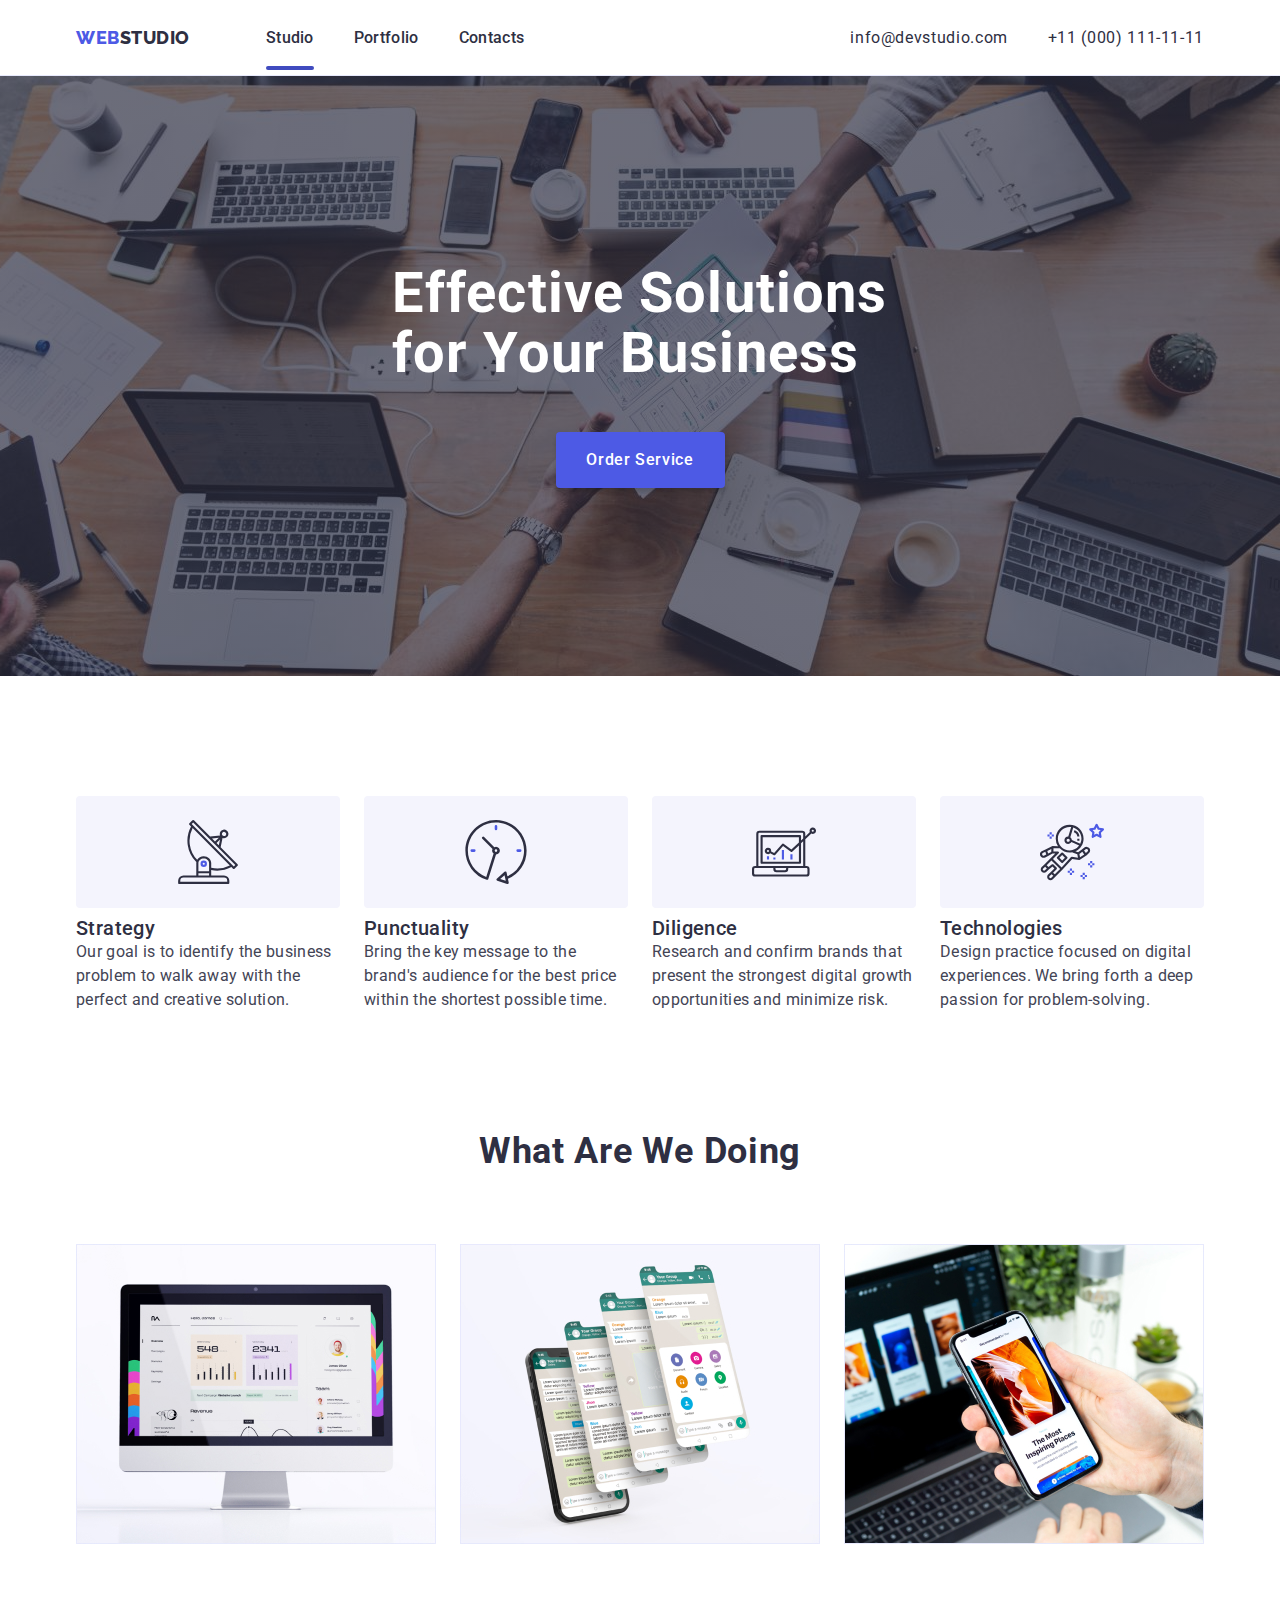
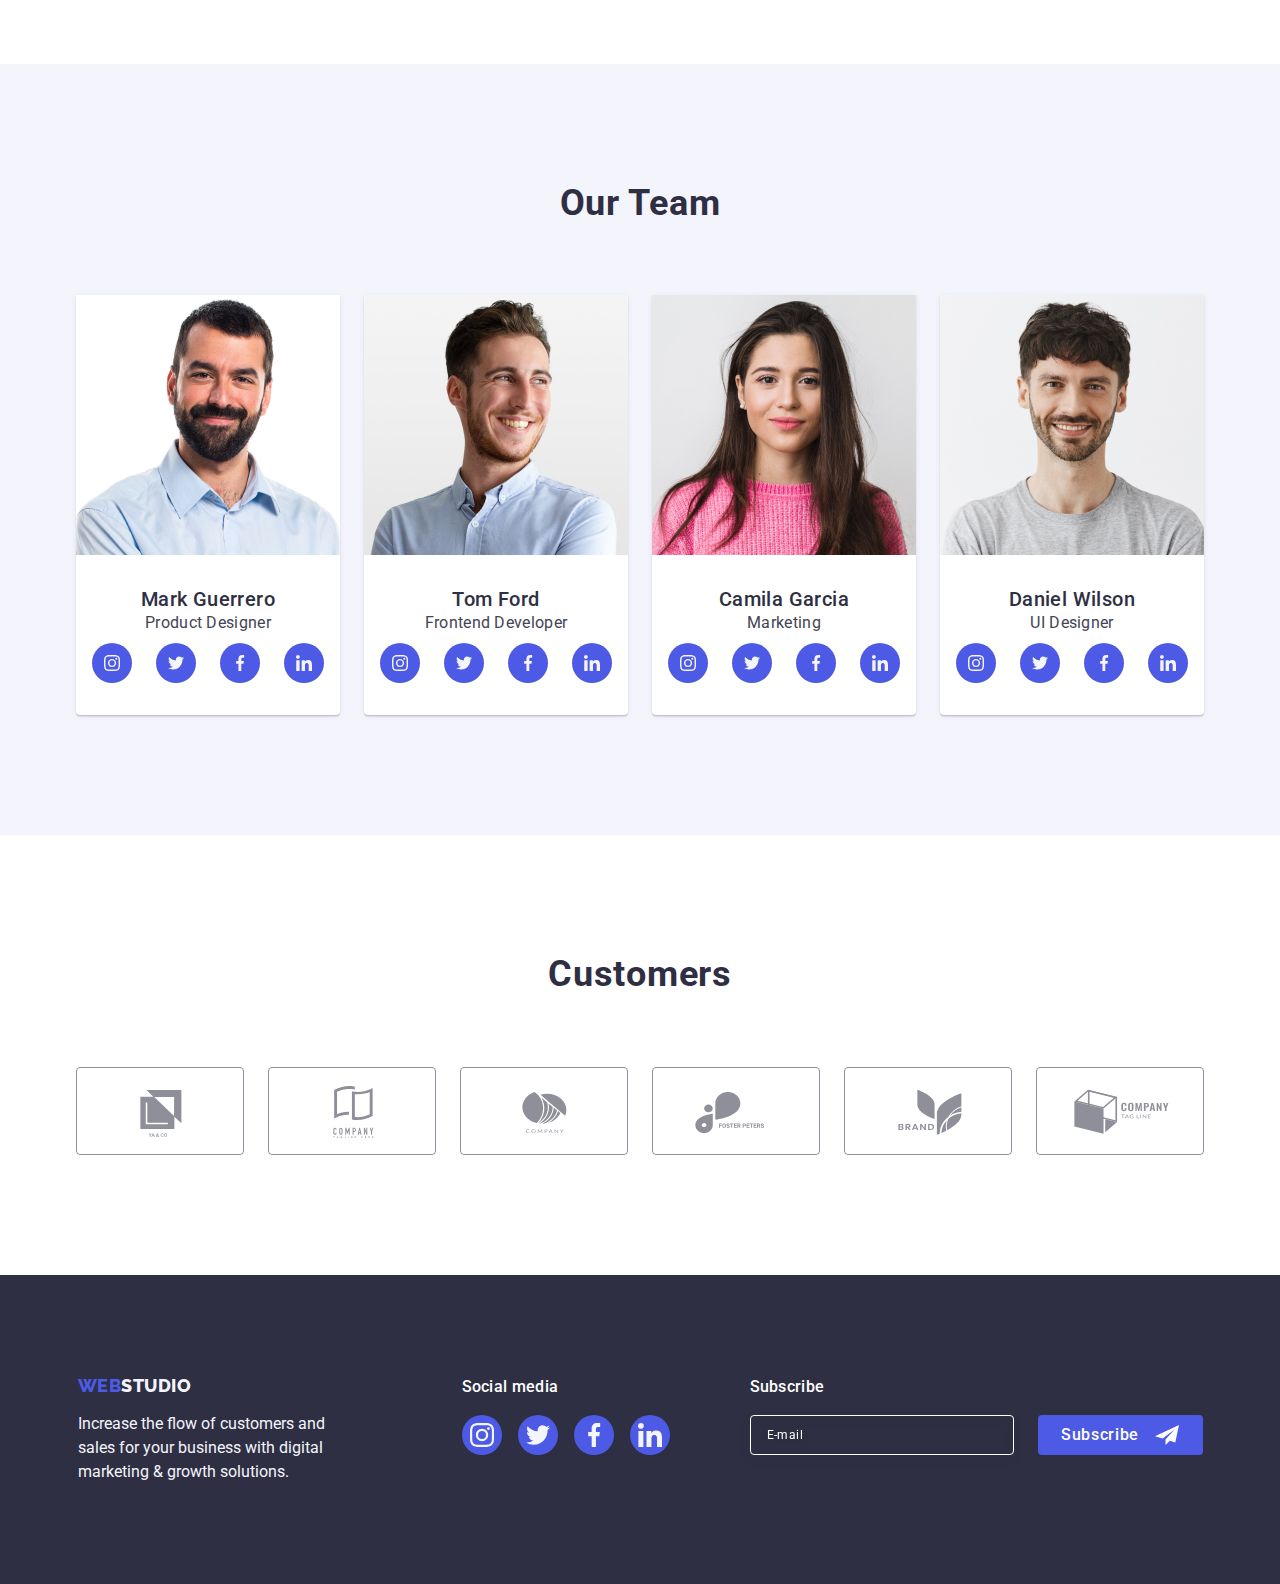
<file: index.html>
<!DOCTYPE html>
<html lang="en">
  <head>
    <meta charset="UTF-8" />
    <meta http-equiv="X-UA-Compatible" content="IE=edge" />
    <meta name="viewport" content="width=device-width, initial-scale=1.0" />
    <link rel="preconnect" href="https://fonts.googleapis.com" />
    <link rel="preconnect" href="https://fonts.gstatic.com" crossorigin />
    <link
      href="https://fonts.googleapis.com/css2?family=Raleway:wght@800&display=swap"
      rel="stylesheet"
    />
    <link rel="preconnect" href="https://fonts.googleapis.com" />
    <link rel="preconnect" href="https://fonts.gstatic.com" crossorigin />
    <link
      href="https://fonts.googleapis.com/css2?family=Raleway:wght@800&family=Roboto:wght@400;500;700;900&display=swap"
      rel="stylesheet"
    />
    <link
      rel="stylesheet"
      href="https://cdnjs.cloudflare.com/ajax/libs/modern-normalize/1.0.0/modern-normalize.min.css"
    />
    <link rel="stylesheet" href="css/styles.css" />

    <title>studio</title>
  </head>
  <body>
    <!-- Heder -->
    <header class="header">
      <div class="header-bloc container">
        <nav class="nav-content">
          <a href="./index.html" class="logo link">Web<span class="logo-studio">Studio</span></a>
          <ul class="menu-nav list">
            <li><a href="./index.html" class="list-item link link-studio">Studio</a></li>
            <li><a href="./portfolio.html" class="list-item link">Portfolio</a></li>
            <li><a href="" class="list-item link">Contacts</a></li>
          </ul>
        </nav>
        <!-- burger -->
        <button type="button" class="mobile-menu-open-btn js-open-menu" aria-expanded="false">
          <svg class="modile-menu-open-icon" width="32" height="22">
            <use href="./images/icons.svg#icon-burger"></use>
          </svg>
        </button>
        <address>
          <ul class="menu-adress-list list">
            <li>
              <a href="mailto:info@devstudio.com" class="contact-item link">info@devstudio.com</a>
            </li>
            <li><a href="tel:+110001111111" class="contact-item link">+11 (000) 111-11-11</a></li>
          </ul>
        </address>
      </div>
      <!-- mobile-menu -->
      <div class="mobile-menu js-menu-container">
        <div class="container mobail-menu-container">
          <button class="mobail-menu-close-btn js-close-menu">
            <svg class="mobile-menu-close-icon" width="8" height="8">
              <use href="./images/icons.svg#icon-vector"></use>
            </svg>
          </button>
          <!-- nav mobilemenu -->
          <ul class="mobile-menu-list list">
            <li class="mobile-menu-item">
              <a href="./index.html" class="mobile-menu-link link"
                ><span class="color-link-studio">Studio</span></a
              >
            </li>
            <li class="mobile-menu-item">
              <a href="./portfolio.html" class="mobile-menu-link link">Portfolio</a>
            </li>
            <li class="mobile-menu-item">
              <a href="" class="mobile-menu-link link">Contacts</a>
            </li>
          </ul>
          <!-- address mobile menu -->
          <ul class="mobile-menu-contact list">
            <li class="mobile-menu-contact-item">
              <a href="tel:+110001111111" class="mobile-menu-tel-link link">+11 (000) 111-11-11</a>
            </li>
            <li class="mobile-menu-contact-item">
              <a href="mailto:info@devstudio.com" class="mobile-menu-mail-link link"
                >info@devstudio.com</a
              >
            </li>
          </ul>
          <!-- mibiles icons -->
          <ul class="mobile-social-media-list list">
            <li class="social-media-item">
              <a href="" class="mobail-social-media-link">
                <svg class="social-media-icon" aria-label="icon instagram" width="24" height="24">
                  <use href="./images/icons.svg#icon-instagram"></use>
                </svg>
              </a>
            </li>
            <li class="social-media-item">
              <a href="" class="mobail-social-media-link">
                <svg class="social-media-icon" aria-label="icon twitter" width="24" height="24">
                  <use href="./images/icons.svg#icon-twitter"></use>
                </svg>
              </a>
            </li>
            <li class="social-media-item">
              <a href="" class="mobail-social-media-link">
                <svg class="social-media-icon" aria-label="icon facebook" width="24" height="24">
                  <use href="./images/icons.svg#icon-facebook"></use>
                </svg>
              </a>
            </li>
            <li class="social-media-item">
              <a href="" class="mobail-social-media-link">
                <svg class="social-media-icon" aria-label="icon linkedin" width="24" height="24">
                  <use href="./images/icons.svg#icon-linkedin"></use>
                </svg>
              </a>
            </li>
          </ul>
        </div>
      </div>
    </header>
    <main>
      <!-- SECTION FIRST -->
      <section class="section-first">
        <div class="section-first-fon container">
          <h1 class="heder-style">Effective Solutions for Your Business</h1>
          <button type="button" class="button-order-service" data-modal-open>Order Service</button>
        </div>
      </section>
      <!-- SECTION SECOMD -->
      <section class="section-second">
        <div class="container">
          <h2 hidden class="heder-section">features</h2>
          <ul class="section-second-list list">
            <li class="section-second-list-item">
              <div class="section-second-box-icon">
                <svg class="atena" width="64" height="64">
                  <use href="./images/icons.svg#icon-antenna-1"></use>
                </svg>
              </div>
              <h3 class="header-name">Strategy</h3>
              <p class="paragraf-section-second">
                Our goal is to identify the business problem to walk away with the perfect and
                creative solution.
              </p>
            </li>
            <li class="section-second-list-item">
              <div class="section-second-box-icon">
                <svg class="clock" width="64" height="64">
                  <use href="./images/icons.svg#icon-clock-1"></use>
                </svg>
              </div>
              <h3 class="header-name">Punctuality</h3>
              <p class="paragraf-section-second">
                Bring the key message to the brand's audience for the best price within the shortest
                possible time.
              </p>
            </li>
            <li class="section-second-list-item">
              <div class="section-second-box-icon">
                <svg class="diagram" width="64" height="64">
                  <use href="./images/icons.svg#icon-diagram-1"></use>
                </svg>
              </div>
              <h3 class="header-name">Diligence</h3>
              <p class="paragraf-section-second">
                Research and confirm brands that present the strongest digital growth opportunities
                and minimize risk.
              </p>
            </li>
            <li class="section-second-list-item">
              <div class="section-second-box-icon">
                <svg class="astronaut" width="64" height="64">
                  <use href="./images/icons.svg#icon-astronaut-1"></use>
                </svg>
              </div>
              <h3 class="header-name">Technologies</h3>
              <p class="paragraf-section-second">
                Design practice focused on digital experiences. We bring forth a deep passion for
                problem-solving.
              </p>
            </li>
          </ul>
        </div>
      </section>
      <!-- SECTION THERD -->
      <section class="section-therd">
        <div class="container">
          <h2 class="heder-section">What are we doing</h2>
          <ul class="section-therd-list list">
            <li class="section-therd-list-item">
              <picture>
                <source
                  srcset="./images/images-section-3/computer.jpg 1x, images/images-section-3/computer @2x.jpg 2x"
                  media(min-width:
                  1158px)
                />
                <img src="./images/computer.jpg" alt="image1" width="360" height="300" />
              </picture>
            </li>
            <li class="section-therd-list-item">
              <picture>
                <source
                  srcset="
                    ./images/images-section-3/pages.jpg    1x,
                    ./images/images-section-3/pages@2x.jpg 2x
                  "
                  media(min-width:
                  767px)
                />
                <img src="./images/pages.jpg" alt="image2" width="360" height="300" />
              </picture>
            </li>
            <li class="section-therd-list-item">
              <picture>
                <source
                  srcset="
                    ./images/images-section-3/cashlesspayment.jpg    1x,
                    ./images/images-section-3/cashlesspayment@2x.jpg 2x
                  "
                  media(min-width:
                  280px)
                />
                <img src="./images/telefon.jpg" alt="image3" width="360" height="300" />
              </picture>
            </li>
          </ul>
        </div>
      </section>
      <!-- SECTION FOUR-->
      <section class="section-four">
        <div class="container">
          <h2 class="heder-section">Our Team</h2>
          <ul class="section-four-list list">
            <li class="secction-four-list-item">
              <picture>
                <source
                  srcset="./images/mark/mark-guerero.jpg 1x, ./images/mark/mark-guerero@2x.jpg 2x"
                  media(min-width:
                  1158px)
                />
                <source
                  srcset="./images/mark/mark-guerero.jpg 1x, ./images/mark/mark-guerero@2x.jpg 2x"
                  media(min-width:
                  767px)
                />
                <source
                  srcset="./images/mark/mark-guerero.jpg 1x, ./images/mark/mark-guerero@2x.jpg 2x"
                  media(min-width:
                  767px)
                />
                <img src="./images/mark.jpg" alt="teamCard1" width="264" height="260" />
              </picture>

              <div class="employee-desctiption">
                <h3 class="header-name name">Mark Guerrero</h3>
                <p class="paragraf-section-four">Product Designer</p>
                <ul class="social-media-list list">
                  <li class="social-media-item">
                    <a href="" class="social-media-link">
                      <svg
                        class="social-media-icon"
                        aria-label="icon instagram"
                        width="16"
                        height="16"
                      >
                        <use href="./images/icons.svg#icon-instagram"></use>
                      </svg>
                    </a>
                  </li>
                  <li class="social-media-item">
                    <a href="" class="social-media-link">
                      <svg
                        class="social-media-icon"
                        aria-label="icon twitter"
                        width="16"
                        height="16"
                      >
                        <use href="./images/icons.svg#icon-twitter"></use>
                      </svg>
                    </a>
                  </li>
                  <li class="social-media-item">
                    <a href="" class="social-media-link">
                      <svg
                        class="social-media-icon"
                        aria-label="icon facebook"
                        width="16"
                        height="16"
                      >
                        <use href="./images/icons.svg#icon-facebook"></use>
                      </svg>
                    </a>
                  </li>
                  <li class="social-media-item">
                    <a href="" class="social-media-link">
                      <svg
                        class="social-media-icon"
                        aria-label="icon linkedin"
                        width="16"
                        height="16"
                      >
                        <use href="./images/icons.svg#icon-linkedin"></use>
                      </svg>
                    </a>
                  </li>
                </ul>
              </div>
            </li>
            <li class="secction-four-list-item">
              <picture>
                <source
                  srcset="./images/tom/tom-ford.jpg 1x, ./images/tom/tom-ford@2x.jpg 2x"
                  media(min-width:1158px)
                />
                <source
                  srcset="./images/tom/tom-ford.jpg 1x, ./images/tom/tom-ford@2x.jpg 2x"
                  media(min-width:767px)
                />
                <source
                  srcset="./images/tom/tom-ford.jpg 1x, ./images/tom/tom-ford@2x.jpg 2x"
                  media(min-width:280px)
                />
                <img src="./images/tom.jpg" alt="teamCard2" width="264" height="260" />
              </picture>

              <div class="employee-desctiption">
                <h3 class="header-name name">Tom Ford</h3>
                <p class="paragraf-section-four">Frontend Developer</p>
                <ul class="social-media-list list">
                  <li class="social-media-item">
                    <a href="" class="social-media-link">
                      <svg
                        class="social-media-icon"
                        aria-label="icon instagram"
                        width="16"
                        height="16"
                      >
                        <use href="./images/icons.svg#icon-instagram"></use>
                      </svg>
                    </a>
                  </li>
                  <li class="social-media-item">
                    <a href="" class="social-media-link">
                      <svg
                        class="social-media-icon"
                        aria-label="icon twitter"
                        width="16"
                        height="16"
                      >
                        <use href="./images/icons.svg#icon-twitter"></use>
                      </svg>
                    </a>
                  </li>
                  <li class="social-media-item">
                    <a href="" class="social-media-link">
                      <svg
                        class="social-media-icon"
                        aria-label="icon facebook"
                        width="16"
                        height="16"
                      >
                        <use href="./images/icons.svg#icon-facebook"></use>
                      </svg>
                    </a>
                  </li>
                  <li class="social-media-item">
                    <a href="" class="social-media-link">
                      <svg
                        class="social-media-icon"
                        aria-label="icon linkedin"
                        width="16"
                        height="16"
                      >
                        <use href="./images/icons.svg#icon-linkedin"></use>
                      </svg>
                    </a>
                  </li>
                </ul>
              </div>
            </li>
            <li class="secction-four-list-item">
              <picture>
                <source
                  srcset="
                    ./images/camila/camila-garsia.jpg    1x,
                    ./images/camila/camila-garsia@2x.jpg 2x
                  "
                  media(min-width:1158px)
                />
                <source
                  srcset="
                    ./images/camila/camila-garsia.jpg    1x,
                    ./images/camila/camila-garsia@2x.jpg 2x
                  "
                  media(min-width:767px)
                />
                <source
                  srcset="
                    ./images/camila/camila-garsia.jpg    1x,
                    ./images/camila/camila-garsia@2x.jpg 2x
                  "
                  media(min-width:280px)
                />
                <img src="./images/camila.jpg" alt="teamCard3" width="264" height="260" />
              </picture>

              <div class="employee-desctiption">
                <h3 class="header-name name">Camila Garcia</h3>
                <p class="paragraf-section-four">Marketing</p>
                <ul class="social-media-list list">
                  <li class="social-media-item">
                    <a href="" class="social-media-link">
                      <svg
                        class="social-media-icon"
                        aria-label="icon instagram"
                        width="16"
                        height="16"
                      >
                        <use href="./images/icons.svg#icon-instagram"></use>
                      </svg>
                    </a>
                  </li>
                  <li class="social-media-item">
                    <a href="" class="social-media-link">
                      <svg
                        class="social-media-icon"
                        aria-label="icon twitter"
                        width="16"
                        height="16"
                      >
                        <use href="./images/icons.svg#icon-twitter"></use>
                      </svg>
                    </a>
                  </li>
                  <li class="social-media-item">
                    <a href="" class="social-media-link">
                      <svg
                        class="social-media-icon"
                        aria-label="icon facebook"
                        width="16"
                        height="16"
                      >
                        <use href="./images/icons.svg#icon-facebook"></use>
                      </svg>
                    </a>
                  </li>
                  <li class="social-media-item">
                    <a href="" class="social-media-link">
                      <svg
                        class="social-media-icon"
                        aria-label="icon linkedin"
                        width="16"
                        height="16"
                      >
                        <use href="./images/icons.svg#icon-linkedin"></use>
                      </svg>
                    </a>
                  </li>
                </ul>
              </div>
            </li>
            <li class="secction-four-list-item">
              <picture>
                <source
                  srcset="
                    ./images/daniel/daniel-wilson.jpg    1x,
                    ./images/daniel/daniel-wilson@2x.jpg 2x
                  "
                  media(min-width:
                  1158px)
                />
                <source
                  srcset="
                    ./images/daniel/daniel-wilson.jpg    1x,
                    ./images/daniel/daniel-wilson@2x.jpg 2x
                  "
                  media(min-width:
                  767px)
                />
                <source
                  srcset="
                    ./images/daniel/daniel-wilson.jpg    1x,
                    ./images/daniel/daniel-wilson@2x.jpg 2x
                  "
                  media(min-width:
                  280px)
                />
                <img src="./images/daniel.jpg" alt="teamCard4" width="264" height="260" />
              </picture>

              <div class="employee-desctiption">
                <h3 class="header-name name">Daniel Wilson</h3>
                <p class="paragraf-section-four">UI Designer</p>
                <ul class="social-media-list list">
                  <li class="social-media-item">
                    <a href="" class="social-media-link">
                      <svg
                        class="social-media-icon"
                        aria-label="icon instagram"
                        width="16"
                        height="16"
                      >
                        <use href="./images/icons.svg#icon-instagram"></use>
                      </svg>
                    </a>
                  </li>
                  <li class="social-media-item">
                    <a href="" class="social-media-link">
                      <svg
                        class="social-media-icon"
                        aria-label="icon twitter"
                        width="16"
                        height="16"
                      >
                        <use href="./images/icons.svg#icon-twitter"></use>
                      </svg>
                    </a>
                  </li>
                  <li class="social-media-item">
                    <a href="" class="social-media-link">
                      <svg
                        class="social-media-icon"
                        aria-label="icon facebook"
                        width="16"
                        height="16"
                      >
                        <use href="./images/icons.svg#icon-facebook"></use>
                      </svg>
                    </a>
                  </li>
                  <li class="social-media-item">
                    <a href="" class="social-media-link">
                      <svg
                        class="social-media-icon"
                        aria-label="icon linkedin"
                        width="16"
                        height="16"
                      >
                        <use href="./images/icons.svg#icon-linkedin"></use>
                      </svg>
                    </a>
                  </li>
                </ul>
              </div>
            </li>
          </ul>
        </div>
      </section>
      <!-- SECTION_FIVE -->
      <section class="section-five">
        <div class="container">
          <h2 class="heder-section">Customers</h2>
          <ul class="section-five-list list">
            <li class="customers-logo-list">
              <a href="" class="customers-logo-link">
                <svg class="customers-logo" aria-label="customers logo" width="104" height="56">
                  <use href="./images/icons.svg#icon-Logo-1"></use>
                </svg>
              </a>
            </li>
            <li class="customers-logo-list">
              <a href="" class="customers-logo-link">
                <svg class="customers-logo" aria-label="customers logo" width="104" height="56">
                  <use href="./images/icons.svg#icon-Logo-2"></use>
                </svg>
              </a>
            </li>
            <li class="customers-logo-list">
              <a href="" class="customers-logo-link">
                <svg class="customers-logo" aria-label="customers logo" width="104" height="56">
                  <use href="./images/icons.svg#icon-Logo-3"></use>
                </svg>
              </a>
            </li>
            <li class="customers-logo-list">
              <a href="" class="customers-logo-link">
                <svg class="customers-logo" aria-label="customers logo" width="104" height="56">
                  <use href="./images/icons.svg#icon-Logo-4"></use>
                </svg>
              </a>
            </li>
            <li class="customers-logo-list">
              <a href="" class="customers-logo-link">
                <svg class="customers-logo" aria-label="customers logo" width="104" height="56">
                  <use href="./images/icons.svg#icon-Logo-5"></use>
                </svg>
              </a>
            </li>
            <li class="customers-logo-list">
              <a href="" class="customers-logo-link">
                <svg class="customers-logo" aria-label="customers logo" width="104" height="56">
                  <use href="./images/icons.svg#icon-Logo-6"></use>
                </svg>
              </a>
            </li>
          </ul>
        </div>
      </section>
    </main>
    <!-- FOOTER -->
    <footer class="footer">
      <div class="footer-container container">
        <div class="footer-logo-list">
          <a href="./index.html" class="logo-footer link"
            >Web<span class="logo-studio-footer">Studio</span></a
          >
          <p class="paragraf-footer">
            Increase the flow of customers and sales for your business with digital marketing &
            growth solutions.
          </p>
        </div>
        <div class="footer-list-media">
          <p class="paragraf-social-media">Social media</p>
          <ul class="footer-social-media-list list">
            <li class="social-media-item">
              <a href="" class="social-media-link-footer">
                <svg class="social-media-icon" aria-label="icon instagram" width="24" height="24">
                  <use href="./images/icons.svg#icon-instagram"></use>
                </svg>
              </a>
            </li>
            <li class="social-media-item">
              <a href="" class="social-media-link-footer">
                <svg class="social-media-icon" aria-label="icon twitter" width="24" height="24">
                  <use href="./images/icons.svg#icon-twitter"></use>
                </svg>
              </a>
            </li>
            <li class="social-media-item">
              <a href="" class="social-media-link-footer">
                <svg class="social-media-icon" aria-label="icon facebook" width="24" height="24">
                  <use href="./images/icons.svg#icon-facebook"></use>
                </svg>
              </a>
            </li>
            <li class="social-media-item">
              <a href="" class="social-media-link-footer">
                <svg class="social-media-icon" aria-label="icon linkedin" width="24" height="24">
                  <use href="./images/icons.svg#icon-linkedin"></use>
                </svg>
              </a>
            </li>
          </ul>
        </div>
        <!-- fooer-form -->
        <div class="fooer-form-container">
          <p class="footer-form-subscribe">Subscribe</p>
          <form class="footer-form-container">
            <label class="footer-label">
              <input
                type="email"
                class="footer-form-email"
                name="modal-form-imput"
                placeholder="E-mail"
              />
            </label>
            <button type="submit" class="btn-footer-form">
              Subscribe
              <svg class="subscribe-send" aria-label="subscribe-send" width="24" height="24">
                <use href="./images/icons.svg#icon-send"></use>
              </svg>
            </button>
          </form>
        </div>
      </div>
    </footer>
    <!--================= MODAL_WINDIWS =======-->
    <div class="backdrop is-hidden" data-modal>
      <div class="modal modal-mobil">
        <button type="button" data-modal-close class="modal-class-btn">
          <svg class="modal-icon" aria-label="modal icon" width="8" height="8">
            <use href="./images/icons.svg#icon-vector"></use>
          </svg>
        </button>

        <p class="modal-text">Leave your contacts and we will call you back</p>

        <form class="modal-form">
          <div class="form-item">
            <label for="user-name" class="modal-form-field"> Name </label>
            <div class="modal-form-imput-wrapper">
              <input
                id="user-name"
                type="text"
                class="modal-form-imput"
                name="user-name"
                required
                pattern="[a-zA-Zа-яА-Я]+"
                minlength="2"
              />
              <svg class="modal-form-imput-icon" aria-label="icon user" width="18" height="24">
                <use href="./images/icons.svg#icon-user"></use>
              </svg>
            </div>
          </div>
          <div class="form-item">
            <label for="user-tel" class="modal-form-field"> Phone</label>
            <div class="modal-form-imput-wrapper">
              <input
                id="user-tel"
                type="tel"
                class="modal-form-imput"
                name="user-tel"
                required
                pattern="[0-9]{3}-[0-9]{3}-[0-9]{2}-[0-9]{2}"
                title="xxx-xxx-xx-xx"
              />
              <svg class="modal-form-imput-icon" aria-label="icon phone" width="18" height="24">
                <use href="./images/icons.svg#icon-phone"></use>
              </svg>
            </div>
          </div>

          <div class="form-item">
            <label for="user-email" class="modal-form-field"> Email</label>
            <div class="modal-form-imput-wrapper">
              <input
                id="user-email"
                type="email"
                class="modal-form-imput"
                name="user-email"
                required
                pattern="[a-z0-9._%+-]+@[a-z0-9.-]+\.[a-z]{2,4}+"
              />
              <svg class="modal-form-imput-icon" aria-label="icon email" width="18" height="24">
                <use href="./images/icons.svg#icon-email"></use>
              </svg>
            </div>
          </div>
          <div class="form-item-textaria">
            <label for="user-comment" class="modal-form-field">Comment</label>
            <textarea
              id="user-comment"
              name="user-comment"
              class="modal-form-massage"
              placeholder="Text input"
            ></textarea>
          </div>
          <!-- ================ -->

          <div class="form-container-checkbox">
            <input
              id="user-privacy"
              type="checkbox"
              name="user-privacy"
              class="modal-form-check visually-hidden"
              value="true"
            />

            <label for="user-privacy" class="modal-form-check-desc">
              <span class="user-privacy-item">
                <svg
                  class="contact-form-own-checkbox"
                  aria-label="icon-click"
                  width="10"
                  height="8"
                >
                  <use class="contact-form-check-item" href="./images/icons.svg#icon-click"></use>
                </svg>
              </span>

              I accept the terms and conditions of the
              <a href="" class="link-policy">Privacy Policy</a>
            </label>
          </div>

          <button type="submit" class="modal-type-submit">Send</button>
        </form>
      </div>
    </div>

    <script src="./js/modal.js"></script>
    <script src="./js/mobile-menu.js"></script>
  </body>
</html>
</file>
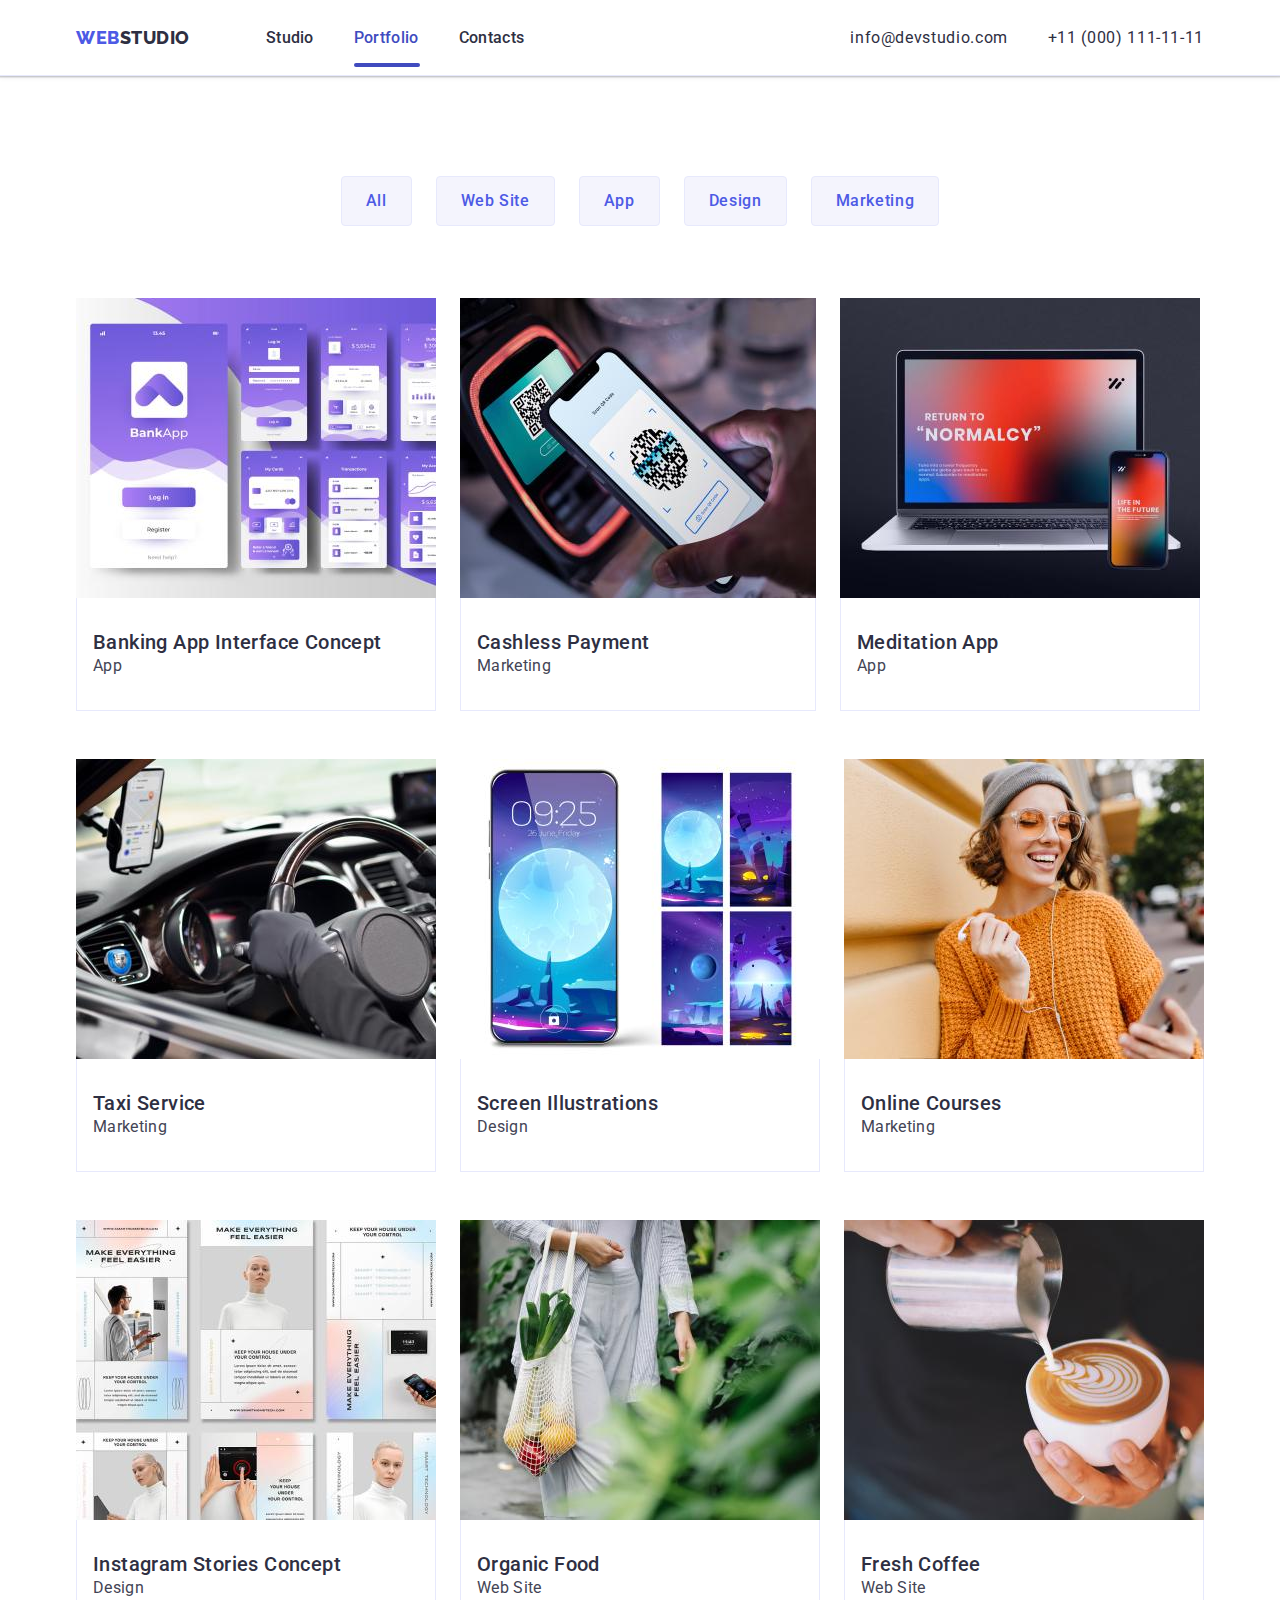
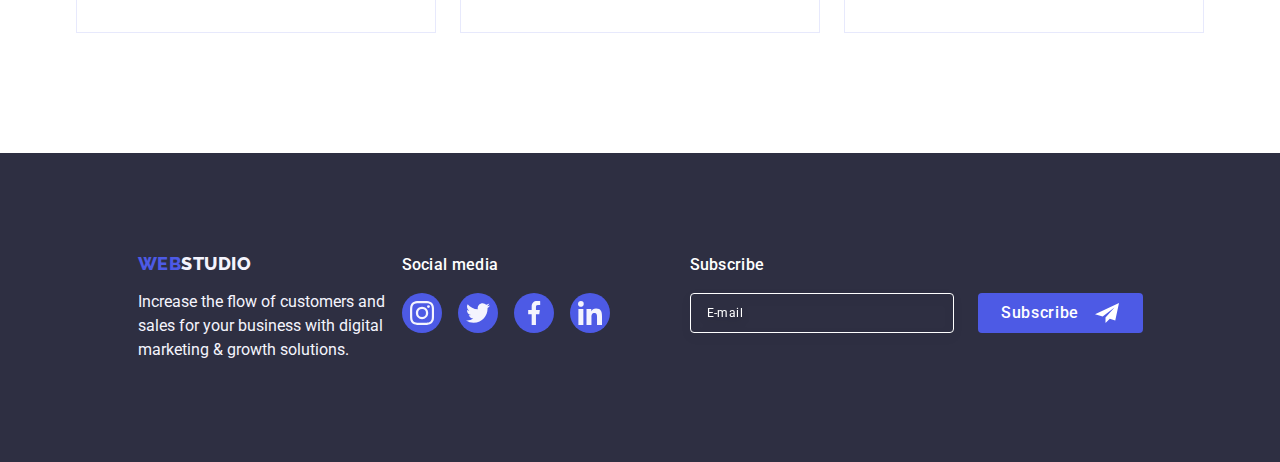
<file: portfolio.html>
<!DOCTYPE html>
<html lang="en">
  <head>
    <meta charset="UTF-8" />
    <meta http-equiv="X-UA-Compatible" content="IE=edge" />
    <meta name="viewport" content="width=device-width, initial-scale=1.0" />
    <link rel="preconnect" href="https://fonts.googleapis.com" />
    <link rel="preconnect" href="https://fonts.gstatic.com" crossorigin />
    <link
      href="https://fonts.googleapis.com/css2?family=Raleway:wght@800&display=swap"
      rel="stylesheet"
    />
    <link rel="preconnect" href="https://fonts.googleapis.com" />
    <link rel="preconnect" href="https://fonts.gstatic.com" crossorigin />
    <link
      href="https://fonts.googleapis.com/css2?family=Raleway:wght@800&family=Roboto:wght@400;500;700;900&display=swap"
      rel="stylesheet"
    />
    <link
      rel="stylesheet"
      href="https://cdnjs.cloudflare.com/ajax/libs/modern-normalize/1.0.0/modern-normalize.min.css"
    />
    <link rel="stylesheet" href="css/styles.css" />

    <title>portfolio</title>
  </head>
  <body>
    <!-- HEDER -->
    <header class="header">
      <div class="header-bloc container">
        <nav class="nav-content">
          <a href="./index.html" class="logo link">Web<span class="logo-studio">Studio</span></a>
          <ul class="menu-nav list">
            <li><a href="./index.html" class="list-item link">Studio</a></li>
            <li><a href="./portfolio.html" class="list-item link-portfolio link">Portfolio</a></li>
            <li><a href="" class="list-item link">Contacts</a></li>
          </ul>
        </nav>
        <!-- burger button -->
        <button type="button" class="mobile-menu-open-btn js-open-menu" aria-expanded="false">
          <svg class="modile-menu-open-icon" width="32" height="22">
            <use href="./images/icons.svg#icon-burger"></use>
          </svg>
        </button>
        <address class="menu-address">
          <ul class="menu-adress-list list">
            <li>
              <a href="mailto:info@devstudio.com" class="contact-item link">info@devstudio.com</a>
            </li>
            <li><a href="tel:+110001111111" class="contact-item link">+11 (000) 111-11-11</a></li>
          </ul>
        </address>
      </div>
      <!-- mobile-menu -->
      <div class="mobile-menu js-menu-container">
        <div class="container mobail-menu-container">
          <button class="mobail-menu-close-btn js-close-menu">
            <svg class="mobile-menu-close-icon" width="8" height="8">
              <use href="./images/icons.svg#icon-vector"></use>
            </svg>
          </button>
          <!-- nav mobilemenu -->
          <ul class="mobile-menu-list list">
            <li class="mobile-menu-item">
              <a href="./index.html" class="mobile-menu-link link"
                ><span class="color-link-studio">Studio</span></a
              >
            </li>
            <li class="mobile-menu-item">
              <a href="./portfolio.html" class="mobile-menu-link link">Portfolio</a>
            </li>
            <li class="mobile-menu-item">
              <a href="" class="mobile-menu-link link">Contacts</a>
            </li>
          </ul>
          <!-- address mobile menu -->
          <ul class="mobile-menu-contact list">
            <li class="mobile-menu-contact-item">
              <a href="tel:+110001111111" class="mobile-menu-tel-link link">+11 (000) 111-11-11</a>
            </li>
            <li class="mobile-menu-contact-item">
              <a href="mailto:info@devstudio.com" class="mobile-menu-mail-link link"
                >info@devstudio.com</a
              >
            </li>
          </ul>
          <!-- mibiles icons -->
          <ul class="mobile-social-media-list list">
            <li class="social-media-item">
              <a href="" class="mobail-social-media-link">
                <svg class="social-media-icon" aria-label="icon instagram" width="24" height="24">
                  <use href="./images/icons.svg#icon-instagram"></use>
                </svg>
              </a>
            </li>
            <li class="social-media-item">
              <a href="" class="mobail-social-media-link">
                <svg class="social-media-icon" aria-label="icon twitter" width="24" height="24">
                  <use href="./images/icons.svg#icon-twitter"></use>
                </svg>
              </a>
            </li>
            <li class="social-media-item">
              <a href="" class="mobail-social-media-link">
                <svg class="social-media-icon" aria-label="icon facebook" width="24" height="24">
                  <use href="./images/icons.svg#icon-facebook"></use>
                </svg>
              </a>
            </li>
            <li class="social-media-item">
              <a href="" class="mobail-social-media-link">
                <svg class="social-media-icon" aria-label="icon linkedin" width="24" height="24">
                  <use href="./images/icons.svg#icon-linkedin"></use>
                </svg>
              </a>
            </li>
          </ul>
        </div>
      </div>
    </header>
    <main>
      <section class="section-main">
        <div class="container">
          <h1 hidden>Description Cards</h1>
          <!-- BUTTON -->
          <ul class="filters-list list">
            <li><button type="button" class="filter-btn">All</button></li>
            <li><button type="button" class="filter-btn">Web Site</button></li>
            <li><button type="button" class="filter-btn">App</button></li>
            <li><button type="button" class="filter-btn">Design</button></li>
            <li>
              <button type="button" class="filter-btn">Marketing</button>
            </li>
          </ul>
          <!-- CARDS -->

          <ul class="cards-list list">
            <li class="cards-list-item">
              <a href="" class="card-link link">
                <div class="overlay-img-wrapper">
                  <picture>
                    <source
                      srcset="
                        ./images/portfolio/bankapp-desktop.jpg    1x,
                        ./images/portfolio/bankapp-desktop@2x.jpg 2x
                      "
                      media
                      (min-width:
                      1158px)
                    />
                    <source
                      srcset="
                        ./images/portfolio/bankapp-tablet.jpg    1x,
                        ./images/portfolio/bankapp-tablet@2x.jpg 2x
                      "
                      media
                      (min-width:
                      768px)
                    />

                    <source
                      srcset="
                        ./images/portfolio/bankapp-mobile.jpg    1x,
                        ./images/portfolio/bankapp-mobile@2x.jpg 2x
                      "
                      media
                      (min-width:
                      280px)
                    />
                    <img
                      src="./images/bankapp.jpg"
                      alt="banking-app-nterface-concept"
                      width="360"
                      height="300"
                    />
                  </picture>

                  <p class="overlay">
                    14 Stylish and User-Friendly App Design Concepts · Task Manager App · Calorie
                    Tracker App · Exotic Fruit Ecommerce App · Cloud Storage App
                  </p>
                </div>

                <div class="card-description">
                  <h2 class="header-name">
                    <span class="header-name-portf">Banking App Interface Concept</span>
                  </h2>
                  <p class="paragraf-card">App</p>
                </div>
              </a>
            </li>
            <li class="cards-list-item">
              <a href="" class="card-link link">
                <div class="overlay-img-wrapper">
                  <picture>
                    <source
                      srcset="
                        ./images/portfolio/cashlesspayment-tablet.jpg    1x,
                        ./images/portfolio/cashlesspayment-tablet@2x.jpg 2x
                      "
                      media(min-width:
                      767px)
                    />
                    <source
                      srcset="
                        ./images/portfolio/cashlesspayment-mobile.jpg    1x,
                        ./images/portfolio/cashlesspayment-mobile@2x.jpg 2x
                      "
                      media(min-width:
                      280px)
                    />
                    <img
                      src="./images/portfolio/cashlesspayment-tablet.jpg"
                      alt="cashless-payment"
                      width="360"
                      height="300"
                    />
                  </picture>

                  <p class="overlay">
                    14 Stylish and User-Friendly App Design Concepts · Task Manager App · Calorie
                    Tracker App · Exotic Fruit Ecommerce App · Cloud Storage App
                  </p>
                </div>

                <div class="card-description">
                  <h2 class="header-name">
                    <span class="header-name-portf">Cashless Payment</span>
                  </h2>
                  <p class="paragraf-card">Marketing</p>
                </div>
              </a>
            </li>
            <li class="cards-list-item">
              <a href="" class="card-link link">
                <div class="overlay-img-wrapper">
                  <picture>
                    <source
                      srcset="
                        ./images/portfolio/meditation-desktop.jpg    1x,
                        ./images/portfolio/meditation-desktop@2x.jpg 2x
                      "
                      media(min-width:
                      1158px)
                    />
                    <source
                      srcset="
                        ./images/portfolio/meditation-tablet.jpg 1x,
                        images/portfolio/meditation-tablet.jpg   2x
                      "
                      media(min-width:
                      767px)
                    />
                    <source
                      srcset="
                        ./images/portfolio/meditation-mobile.jpg    1x,
                        ./images/portfolio/meditation-mobile@2x.jpg 2x
                      "
                      media(min-width:
                      280px)
                    />
                    <img
                      srcset="./images/portfolio/meditation-desktop.jpg"
                      alt="meditation-app"
                      width="360"
                      height="300"
                    />
                  </picture>

                  <p class="overlay">
                    14 Stylish and User-Friendly App Design Concepts · Task Manager App · Calorie
                    Tracker App · Exotic Fruit Ecommerce App · Cloud Storage App
                  </p>
                </div>

                <div class="card-description">
                  <h2 class="header-name"><span class="header-name-portf">Meditation App</span></h2>
                  <p class="paragraf-card">App</p>
                </div>
              </a>
            </li>
            <li class="cards-list-item">
              <a href="" class="card-link link">
                <div class="overlay-img-wrapper">
                  <picture>
                    <source
                      src="./images/portfolio/taxiservice-desktop.jpg 1x, ./images/portfolio/taxiservice-desktop@2x.jpg 2x"
                      media(min-width:
                      1158px)
                    />
                    <source
                      src="./images/portfolio/taxiservice-tablet.jpg 1x, ./images/portfolio/taxiservice-tablet@2x.jpg 2x"
                      media(min-width:
                      767px)
                    />
                    <source
                      src="./images/portfolio/taxiservice_mobile.jpg 1x, ./images/portfolio/taxiservice-mobile@2x.jpg 2x"
                      media(min-width:
                      280px)
                    />
                    <img
                      src="./images/portfolio/taxiservice-desktop.jpg"
                      alt="taxi-service"
                      width="360"
                      height="300"
                    />
                  </picture>

                  <p class="overlay">
                    14 Stylish and User-Friendly App Design Concepts · Task Manager App · Calorie
                    Tracker App · Exotic Fruit Ecommerce App · Cloud Storage App
                  </p>
                </div>

                <div class="card-description">
                  <h2 class="header-name"><span class="header-name-portf">Taxi Service</span></h2>
                  <p class="paragraf-card">Marketing</p>
                </div>
              </a>
            </li>
            <li class="cards-list-item">
              <a href="" class="card-link link">
                <div class="overlay-img-wrapper">
                  <picture>
                    <source
                      srcset="
                        ./images/portfolio/screen_desktop.jpg    1x,
                        ./images/portfolio/screen-desktop@2x.jpg 2x
                      "
                      media(min-width:
                      1158px)
                    />
                    <source
                      srcset="
                        ./images/portfolio/screen-tablet.jpg    1x,
                        ./images/portfolio/screen-tablet@2x.jpg 2x
                      "
                      media(min-width:
                      767px)
                    />
                    <source
                      srcset="
                        ./images/portfolio/screen_mobile.jpg    1x,
                        ./images/portfolio/screen-mobile@2x.jpg 2x
                      "
                      media(min-width:
                      280px)
                    />
                  </picture>
                  <img
                    src="./images/portfolio/screen_desktop.jpg"
                    alt="screen-illustrations"
                    width="360"
                    height="300"
                  />
                  <p class="overlay">
                    14 Stylish and User-Friendly App Design Concepts · Task Manager App · Calorie
                    Tracker App · Exotic Fruit Ecommerce App · Cloud Storage App
                  </p>
                </div>

                <div class="card-description">
                  <h2 class="header-name">
                    <span class="header-name-portf">Screen Illustrations</span>
                  </h2>
                  <p class="paragraf-card">Design</p>
                </div>
              </a>
            </li>
            <li class="cards-list-item">
              <a href="" class="card-link link">
                <div class="overlay-img-wrapper">
                  <picture>
                    <source
                      srcset="
                        ./images/portfolio/onlinecurses-desktop.jpg    1x,
                        ./images/portfolio/onlinecurses-desktop@2x.jpg 2x
                      "
                      media(min-width:
                      1158px)
                    />
                    <source
                      srcset="
                        ./images/portfolio/onlinecurses-tablet.jpg    1x,
                        ./images/portfolio/onlinecurses-tablet@2x.jpg 2x
                      "
                      media(min-width:
                      767px)
                    />

                    <source
                      srcset="
                        ./images/portfolio/onlinecurses-mobile.jpg    1x,
                        ./images/portfolio/onlinecurses-mobile@2x.jpg
                      "
                      media(min-width:
                      280px)
                    />
                    <img
                      src="./images/portfolio/onlinecurses-desktop.jpg"
                      alt="online-ourses"
                      width="360"
                      height="300"
                    />
                  </picture>

                  <p class="overlay">
                    14 Stylish and User-Friendly App Design Concepts · Task Manager App · Calorie
                    Tracker App · Exotic Fruit Ecommerce App · Cloud Storage App
                  </p>
                </div>

                <div class="card-description">
                  <h2 class="header-name"><span class="header-name-portf">Online Courses</span></h2>
                  <p class="paragraf-card">Marketing</p>
                </div>
              </a>
            </li>
            <li class="cards-list-item">
              <a href="" class="card-link link">
                <div class="overlay-img-wrapper">
                  <picture>
                    <source
                      srcset="
                        ./images/portfolio/insta-desktop.jpg    1x,
                        ./images/portfolio/insta-desktop@2x.jpg 2x
                      "
                      media(min-width:
                      1158px)
                    />
                    <source
                      srcset="
                        ./images/portfolio/insta-tablet.jpg    1x,
                        ./images/portfolio/insta-tablet@2x.jpg
                      "
                      media(min-width:
                      767px)
                    />
                    <source
                      srcset="
                        ./images/portfolio/insta-mobile.jpg  1x,
                        images/portfolio/insta-mobile@2x.jpg
                      "
                      media(min-width:
                      280px)
                    />
                    <img
                      src="./images/portfolio/insta-mobile.jpg"
                      alt="instagram-stories-concept"
                      width="360"
                      height="300"
                    />
                  </picture>

                  <p class="overlay">
                    14 Stylish and User-Friendly App Design Concepts · Task Manager App · Calorie
                    Tracker App · Exotic Fruit Ecommerce App · Cloud Storage App
                  </p>
                </div>

                <div class="card-description">
                  <h2 class="header-name">
                    <span class="header-name-portf">Instagram Stories Concept</span>
                  </h2>
                  <p class="paragraf-card">Design</p>
                </div>
              </a>
            </li>
            <li class="cards-list-item">
              <a href="" class="card-link link">
                <div class="overlay-img-wrapper">
                  <picture>
                    <source
                      srcset="
                        ./images/portfolio/organic-desktop.jpg    1x,
                        ./images/portfolio/organic-desktop@2x.jpg 2x
                      "
                      media(min-width:
                      1158px)
                    />
                    <source
                      srcset="
                        ./images/portfolio/organic-tablet.jpg    1x,
                        ./images/portfolio/organic-tablet@2x.jpg 2x
                      "
                      media(min-width:
                      767px)
                    />
                    <source
                      srcset="
                        ./images/portfolio/organic-mobile.jpg    1x,
                        ./images/portfolio/organic-mobile@2x.jpg 2x
                      "
                      media(min-width:
                      280px)
                    />

                    <img
                      src="./images/organicfood.jpg"
                      alt="organic-food"
                      width="360"
                      height="300"
                    />
                  </picture>

                  <p class="overlay">
                    14 Stylish and User-Friendly App Design Concepts · Task Manager App · Calorie
                    Tracker App · Exotic Fruit Ecommerce App · Cloud Storage App
                  </p>
                </div>

                <div class="card-description">
                  <h2 class="header-name"><span class="header-name-portf">Organic Food</span></h2>
                  <p class="paragraf-card">Web Site</p>
                </div>
              </a>
            </li>
            <li class="cards-list-item">
              <a href="" class="card-link link">
                <div class="overlay-img-wrapper">
                  <picture>
                    <source
                      srcset="
                        ./images/portfolio/coffee_desktop.jpg    1x,
                        ./images/portfolio/coffee_desktop@2x.jpg 2x
                      "
                      media
                      (min-width:
                      1158px)
                    />
                    <source
                      srcset="
                        ./images/portfolio/coffee-tablet.jpg    1x,
                        ./images/portfolio/coffee-tablet@2x.jpg 2x
                      "
                      media(min-width:
                      767px)
                    />
                    <source
                      srcset="
                        ./images/portfolio/coffee-mobile.jpg    1x,
                        ./images/portfolio/coffee-mobile@2x.jpg 2x
                      "
                      media(min-width:
                      280px)
                    />
                    <img
                      src="./images/freshcoffee.jpg"
                      alt="fresh-coffee"
                      width="360"
                      height="300"
                    />
                  </picture>

                  <p class="overlay">
                    14 Stylish and User-Friendly App Design Concepts · Task Manager App · Calorie
                    Tracker App · Exotic Fruit Ecommerce App · Cloud Storage App
                  </p>
                </div>

                <div class="card-description">
                  <h2 class="header-name"><span class="header-name-portf">Fresh Coffee</span></h2>
                  <p class="paragraf-card">Web Site</p>
                </div>
              </a>
            </li>
          </ul>
        </div>
      </section>
    </main>
    <!-- FOOTER ============================ -->
    <footer class="footer">
      <div class="footer-container container">
        <div class="footer-list">
          <a href="./index.html" class="logo-footer link"
            >Web<span class="logo-studio-footer">Studio</span></a
          >
          <p class="paragraf-footer">
            Increase the flow of customers and sales for your business with digital marketing &
            growth solutions.
          </p>
        </div>
        <div class="footer-list-media">
          <p class="paragraf-social-media">Social media</p>
          <ul class="footer-social-media-list list">
            <li class="social-media-item">
              <a href="" class="social-media-link-footer">
                <svg class="social-media-icon" width="24" height="24">
                  <use href="./images/icons.svg#icon-instagram"></use>
                </svg>
              </a>
            </li>
            <li class="social-media-item">
              <a href="" class="social-media-link-footer">
                <svg class="social-media-icon" width="24" height="24">
                  <use href="./images/icons.svg#icon-twitter"></use>
                </svg>
              </a>
            </li>
            <li class="social-media-item">
              <a href="" class="social-media-link-footer">
                <svg class="social-media-icon" width="24" height="24">
                  <use href="./images/icons.svg#icon-facebook"></use>
                </svg>
              </a>
            </li>
            <li class="social-media-item">
              <a href="" class="social-media-link-footer">
                <svg class="social-media-icon" width="24" height="24">
                  <use href="./images/icons.svg#icon-linkedin"></use>
                </svg>
              </a>
            </li>
          </ul>
        </div>
        <!-- fooer-form -->
        <div class="fooer-form-container">
          <p class="footer-form-subscribe">Subscribe</p>
          <form class="footer-form-container">
            <label class="footer-label">
              <input
                type="email"
                class="footer-form-email"
                name="modal-form-imput"
                placeholder="E-mail"
              />
            </label>
            <button type="submit" class="btn-footer-form">
              Subscribe
              <svg class="subscribe-send" aria-label="subscribe-send" width="24" height="24">
                <use href="./images/icons.svg#icon-send"></use>
              </svg>
            </button>
          </form>
        </div>
      </div>
    </footer>
    <script src="./js/mobile-menu.js"></script>
  </body>
</html>
</file>
<file: css/styles.css>
body {
  color: #434455;
  background-color: #ffffff;
  font-family: 'Roboto', sans-serif;
}
:root {
  --main-font-family: 'Roboto', sans-serif;
  --secondary-font-family: 'Raleway', sans-serif;
  --accent-color: #4d5ae5;
  --accent-color-second: #404bbf;
  --accent-background-color: #2e2f42;
}
/* всі зображення повині бути блоковими */
img {
  display: block;
  width: 100%;
  height: auto;
}
/* скидання дефолтного стиля маркера */
.list {
  list-style: none;
  padding: 0;
}
/* скидання дефолтного стиля підкреслювання */
.link {
  text-decoration: none;
}
/* скидання обовязкове відступів заголовків та параграфів, які є у браузері по замовченню */
h1,
h2,
h3,
p {
  margin-top: 0;
  margin-bottom: 0;
}
ul,
ol {
  margin-top: 0;
  margin-bottom: 0;
  margin-left: 0;
}

/*================= heder=================== */
/* .header {
  padding-top: 24px;
  padding-bottom: 24px;
  border-bottom: 1px solid #e7e9fc;

  box-shadow: 0px 2px 1px rgba(46, 47, 66, 0.08), 0px 1px 1px rgba(46, 47, 66, 0.16),
    0px 1px 6px rgba(46, 47, 66, 0.08);
}
.header-bloc {
  display: flex;
}
.container {
  width: 1158px;
  margin: 0 auto;
  padding: 0 15px;
}
.nav-content {
  display: flex;
  align-items: center;
}
.logo {
  font-family: var(--secondary-font-family);
  font-weight: 800;
  font-size: 18px;
  line-height: 1.17;
  letter-spacing: 0.03em;
  text-transform: uppercase;
  color: var(--accent-color);

  margin-right: 76px;
}

.logo-studio {
  color: #2e2f42;
}
.menu-nav {
  display: flex;
  gap: 40px;
}

.list-item {
  position: relative;
  padding-top: 24px;
  padding-bottom: 24px;

  font-family: var(--main-font-family);
  font-weight: 500;
  font-size: 16px;
  line-height: 1.5;
  letter-spacing: 0.02em;
  color: #404bbf;
  color: #2e2f42;
  transition: color 250ms cubic-bezier(0.4, 0, 0.2, 1);
}
.list-item:hover,
.list-item:focus {
  color: var(--accent-color-second);
}
.link-studio::after {
  position: absolute;
  content: '';
  display: flex;
  width: 48px;
  height: 4px;
  left: 0;
  bottom: -1px;
  border-radius: 2px;
  background-color: #404bbf;
}
.link-portfolio::after {
  position: absolute;
  content: '';
  display: flex;
  width: 66px;
  height: 4px;
  left: 0;
  bottom: -1px;
  border-radius: 2px;
  background-color: #404bbf;
}

address {
  display: flex;
  margin-left: auto;
}
.menu-adress-list {
  display: flex;
  justify-content: center;
  align-items: center;
  gap: 40px;
}
.contact-item {
  font-family: var(--main-font-family);
  font-weight: 400;
  font-size: 16px;
  line-height: 1.5;
  font-style: normal;
  letter-spacing: 0.02em;
  color: #2e2f42;
  transition: color 250ms cubic-bezier(0.4, 0, 0.2, 1);
}
.contact-item:hover,
.contact-item:focus {
  color: var(--accent-color-second);
} */

/*  =================ADAPTIV VERSIA ================*/

/*============ Медіа-правила для зображень =============*/

/* робимо контейнер гумовий до 396,
  а потім згідно розпакованого медіаправилу фіксованим */

@media screen and (min-width: 428px) {
  .container {
    max-width: 428px;
    margin-left: auto;
    margin-right: auto;
    padding-left: 16px;
    padding-right: 16px;
  }
}
@media screen and (min-width: 767px) {
  .container {
    max-width: 767px;
  }
  .mobile-menu-open-btn {
    display: none;
  }
}
@media screen and (min-width: 1158px) {
  .container {
    max-width: 1158px;
    padding-left: 15px;
    padding-right: 15px;
  }
}
/* опис МОБІЛЬНОІ ВЕРСІІ */
@media screen and (max-width: 768px) {
  .menu-nav {
    display: none;
  }
  .menu-adress-list {
    display: none;
  }
  .mobile-menu-open-btn {
    margin-left: auto;
    background-color: transparent;
    padding: 0;
    border: none;
    line-height: 0;
  }
  .mobile-menu {
    position: fixed;
    top: 0;
    left: 0;
    width: 100%;
    height: 100%;
    background-color: #f5e9e9;
    opacity: 0;
    visibility: hidden;
    pointer-events: none;
  }
  .mobile-menu.is-open {
    opacity: 1;
    visibility: visible;
    pointer-events: auto;
  }
  .mobail-menu-close-btn {
    position: absolute;
    top: 24px;
    right: 24px;
    width: 24px;
    height: 24px;
    border: 1px solid #e7e9fc;
    border-radius: 50%;
    background-color: transparent;
    padding: 0;
    display: flex;
    align-items: center;
    justify-content: center;
  }
  .mobail-menu-container {
    position: relative;
    padding-top: 80px;
    padding-left: 40px;
    height: 100%;
    display: flex;
    flex-direction: column;
  }
  .mobile-menu-list {
    display: flex;
    flex-direction: column;
    row-gap: 40px;
    margin-bottom: auto;
  }
  .mobile-menu-link {
    font-family: var(--main-font-family);
    font-weight: 700;
    font-size: 36px;
    letter-spacing: 0.02em;
    text-transform: capitalize;
    color: #2e2f42;
  }
  .color-link-studio {
    color: #404bbf;
  }
  .mobile-menu-contact {
    display: flex;
    flex-direction: column;
    row-gap: 40px;
    margin-bottom: 48px;
  }
  .mobile-menu-tel-link {
    font-family: var(--main-font-family);
    font-weight: 700;
    font-size: 36px;
    letter-spacing: 0.02em;
    text-transform: capitalize;
    color: var(--accent-color);
  }
  .mobile-menu-mail-link {
    font-family: var(--main-font-family);
    font-weight: 500;
    font-size: 20px;
    letter-spacing: 0.02em;
    color: #434455;
  }
  .mobile-social-media-list {
    display: flex;
    flex-direction: row;
    gap: 56px;
    padding-bottom: 40px;
  }
  .mobail-social-media-link {
    width: 100%;
    height: 100%;
    background-color: var(--accent-color);
    border-radius: 50%;
    display: flex;
    align-items: center;
    justify-content: center;
  }
}
@media screen and (max-width: 320px) {
  .mobile-social-media-list {
    gap: 30px;
  }
}

.header-bloc {
  display: flex;
  align-items: center;
}
.header {
  padding-top: 25.5px;
  padding-bottom: 23.5px;
  border-bottom: 1px solid #e7e9fc;
  box-shadow: 0px 2px 1px rgba(46, 47, 66, 0.08), 0px 1px 1px rgba(46, 47, 66, 0.16),
    0px 1px 6px rgba(46, 47, 66, 0.08);
}
.logo {
  font-family: var(--secondary-font-family);
  font-weight: 800;
  font-size: 18px;
  line-height: 1.17;
  letter-spacing: 0.03em;
  text-transform: uppercase;
  color: var(--accent-color);
  margin-right: 120px;
}

.logo-studio {
  color: #2e2f42;
}
/* section first */
@media screen and (max-width: 767px) {
  .heder-style {
    max-width: 320px;
    text-align: center;
  }
}
.heder-style {
  font-family: var(--main-font-family);
  font-weight: 700;
  font-size: 36px;
  line-height: 1.07;
  letter-spacing: 0.02em;
  color: #ffffff;
  margin: 0 auto;
  margin-bottom: 72px;
}
.button-order-service {
  background: var(--accent-color);
  box-shadow: 0px 4px 4px rgba(0, 0, 0, 0.15);
  border-radius: 4px;

  font-family: var(--main-font-family);
  font-weight: 500;
  font-size: 16px;
  line-height: 1.5;
  letter-spacing: 0.04em;
  color: #ffffff;
  cursor: pointer;

  display: block;
  min-width: 169px;
  height: 56px;
  border: none;
  border-radius: 4px;
  margin: 0 auto;

  transition-property: background-color;
  transition-duration: 250ms;
  transition-timing-function: cubic-bezier(0.4, 0, 0.2, 1);
}
.button-order-service:hover,
.button-order-service:focus {
  background-color: var(--accent-color-second);
}
@media screen and (max-width: 767px) {
  .section-first {
    max-width: 428px;
    height: 412px;
  }
}
.section-first {
  padding-top: 112px;
  padding-bottom: 112px;
  background: rgba(46, 47, 66, 0.7);
  background-image: linear-gradient(rgba(46, 47, 66, 0.7), rgba(46, 47, 66, 0.7)),
    url(../images/fon_image/people-office-mobile.jpg);
  max-width: 1440px;
  height: 600px;
  background-repeat: no-repeat;
  background-position: center;
  background-size: cover;
  margin-left: auto;
  margin-right: auto;
}
@media screen and (min-device-pixel-ratio: 2) and (max-width: 767px),
  screen and (min-resolution: 192dpi) and (max-width: 767px),
  screen and (min-resolution: 2dppx) and (max-width: 767px) {
  .section-first {
    background-image: linear-gradient(rgba(46, 47, 66, 0.7), rgba(46, 47, 66, 0.7)),
      url(../images/fon_image/people-office-mobile@2x.jpg);
  }
}
/* section second */
@media screen and (max-width: 1158px) {
  .section-second-box-icon {
    display: none;
  }
  .section-second {
    padding-top: 96px;
    padding-bottom: 96px;
  }
  /* section-therd */
  .section-therd {
    display: none;
  }
}
@media screen and (max-width: 767px) {
  .section-second-list {
    display: flex;
    flex-direction: column;
    align-items: center;
    justify-content: center;
    row-gap: 72px;
  }
  .paragraf-section-second {
  }
  .header-name {
    /* text-align: start; */
    font-family: var(--main-font-family);
    font-weight: 700;
    font-size: 36px;
    line-height: 24px;
    line-height: 1.2;
    letter-spacing: 0.02em;
    color: #2e2f42;
    margin-bottom: 8px;
  }
  .header-name-portf {
    text-align: start;
    font-family: 'Roboto';
    font-weight: 500;
    font-size: 20px;
    line-height: 24px;
    letter-spacing: 0.02em;
    color: #2e2f42;
  }
}

.paragraf-section-second {
  font-family: var(--main-font-family);
  font-weight: 500;
  font-size: 16px;
  line-height: 1.5;
  letter-spacing: 0.02em;
  color: #434455;
}
/* section forth-mobile */
@media screen and (max-width: 1158px) {
  .section-four {
    background: #f4f4fd;
    padding-top: 96px;
    padding-bottom: 96px;
  }
}
@media screen and (max-width: 767px) {
  .section-four-list {
    display: flex;
    flex-direction: column;
    row-gap: 72px;
    align-items: center;
  }
}
.name {
  text-align: center;
  font-family: 'Roboto';
  font-weight: 500;
  font-size: 20px;
  line-height: 1.2;
  text-align: center;
  letter-spacing: 0.02em;
  color: #2e2f42;
}
.paragraf-section-four {
  font-family: var(--main-font-family);
  font-weight: 400;
  font-size: 16px;
  line-height: 1.5;
  letter-spacing: 0.02em;
  color: #434455;
  text-align: center;
  margin-bottom: 8px;
}
.heder-section {
  font-family: var(--main-font-family);
  font-weight: 700;
  font-size: 36px;
  line-height: 1.1;
  letter-spacing: 0.02em;
  text-align: center;
  text-transform: capitalize;
  color: #2e2f42;

  margin-bottom: 72px;
  padding: 0;
}
.secction-four-list-item {
  background-color: #ffffff;
  border-radius: 0px 0px 4px 4px;
  box-shadow: 0px 1px 6px rgba(46, 47, 66, 0.08), 0px 1px 1px rgba(46, 47, 66, 0.16),
    0px 2px 1px rgba(46, 47, 66, 0.08);
}
.social-media-link:hover,
.social-media-link:focus {
  background-color: #404bbf;
}
.employee-desctiption {
  padding: 32px 0;
}

.social-media-list {
  display: flex;
  justify-content: center;
  gap: 24px;
}
.social-media-item {
  width: 40px;
  height: 40px;
}
.social-media-link {
  width: 100%;
  height: 100%;
  background-color: var(--accent-color);
  border-radius: 50%;
  display: flex;
  align-items: center;
  justify-content: center;
  transition: background-color 250ms cubic-bezier(0.4, 0, 0.2, 1);
}
.social-media-link:hover,
.social-media-link:focus {
  background-color: #404bbf;
}
.social-media-icon {
  fill: #f4f4fd;
}
/* section five */
.container {
  margin: 0 auto;
  padding-left: 15px;
  padding-right: 15px;
}
@media screen and (max-width: 1158px) {
  .section-five {
    padding-top: 96px;
    padding-bottom: 96px;
  }
}
@media screen and (max-width: 767px) {
  .section-five-list {
    display: flex;
    flex-wrap: wrap;
    align-items: center;
    justify-content: center;
    gap: 16px;
    row-gap: 72px;
  }
  .customers-logo-list {
    width: calc((100% - 16px) / 2);
    height: 88px;
  }
}
.customers-logo-link {
  width: 100%;
  height: 100%;
  display: flex;
  align-items: center;
  justify-content: center;
  color: #8e8f99;
  border: 1px solid #8e8f99;
  border-radius: 4px;

  transition: border-color 250ms cubic-bezier(0.4, 0, 0.2, 1),
    color 250ms cubic-bezier(0.4, 0, 0.2, 1);
}
.customers-logo-link:hover,
.customers-logo-link:focus {
  border-color: #404bbf;
  color: #404bbf;
}
.customers-logo {
  fill: currentColor;
}
/* footer */
@media screen and (max-width: 1158px) {
  .footer {
    padding-top: 96px;
    padding-bottom: 96px;
    background: #2e2f42;
  }
}

/* .footer-container {
  flex-direction: column;
  justify-content: center;
  align-items: center;
} */

@media screen and (max-width: 767px) {
  .footer-logo-list {
    margin-bottom: 72px;
  }
}
@media screen and (max-width: 767px) {
  .logo-footer {
    display: flex;
    align-items: center;
    justify-content: center;
  }
}
.logo-footer {
  display: flex;
  font-family: var(--secondary-font-family);
  font-weight: 800;
  font-size: 18px;
  line-height: 1.17;
  letter-spacing: 0.03em;
  text-transform: uppercase;
  color: var(--accent-color);
  margin-bottom: 16px;
}
.logo-studio-footer {
  color: #f4f4fd;
}
.paragraf-footer {
  font-family: var(--main-font-family);
  font-weight: 400;
  font-size: 16px;
  line-height: 1.5;
  color: #f4f4fd;
  max-width: 264px;
  text-align: start;
  width: 268px;
  height: 72px;
}
@media screen and (max-width: 767px) {
  .paragraf-social-media {
    text-align: center;
  }
}
@media screen and (max-width: 767px) {
  .paragraf-footer {
    margin: 0 auto;
  }
}
.paragraf-social-media {
  font-weight: 500;
  font-size: 16px;
  line-height: 1.5;
  letter-spacing: 0.02em;
  color: #ffffff;
  margin-bottom: 16px;
}
@media screen and (max-width: 767px) {
  .footer-social-media-list {
    margin-bottom: 72px;
  }
}
@media screen and (max-width: 767px) {
  .footer-list-media {
    margin-bottom: 72px;
  }
}
.footer-social-media-list {
  display: flex;
  flex-direction: row;
  justify-content: center;
  margin: 0 auto;
  gap: 16px;
}
.social-media-link-footer {
  width: 100%;
  height: 100%;
  background-color: var(--accent-color);
  border-radius: 50%;
  display: flex;
  align-items: center;
  justify-content: center;
  transition-property: background-color;
  transition-duration: 250ms;
  transition-timing-function: cubic-bezier(0.4, 0, 0.2, 1);
}
.social-media-link-footer:hover,
.social-media-link-footer:focus {
  background-color: #31d0aa;
}
/* footer-form */
@media screen and (max-width: 767px) {
  .footer-form-subscribe {
    text-align: center;
  }
}
.footer-form-subscribe {
  margin-bottom: 16px;
  font-weight: 500;
  font-size: 16px;
  line-height: 1.5;
  letter-spacing: 0.02em;
  color: #ffffff;
}
@media screen and (max-width: 767px) {
  .footer-form-container {
    flex-direction: column;
    justify-content: center;
    align-items: center;
  }
}

@media screen and (max-width: 767px) {
  .footer-form-email {
    margin-bottom: 16px;
  }
}
.footer-form-email {
  width: 100%;
  height: 40px;
  border: 1px solid #ffffff;
  background-color: transparent;
  border-radius: 4px;
  font-family: 'Roboto';
  font-style: normal;
  font-weight: 400;
  font-size: 12px;
  line-height: 1.5;
  align-items: center;
  letter-spacing: 0.04em;
  color: #ffffff;
  padding-left: 16px;
  filter: drop-shadow(0px 4px 4px rgba(0, 0, 0, 0.15));
}
.footer-form-email::placeholder {
  color: #ffffff;
}
.btn-footer-form {
  min-width: 165px;
  height: 40px;
  display: flex;
  justify-content: center;
  margin: 0 auto;
  align-items: center;
  font-family: 'Roboto', sans-serif;
  font-size: 16px;
  font-weight: 500;
  line-height: 1.5;
  letter-spacing: 0.04em;
  color: #ffffff;
  cursor: pointer;
  background-color: #4d5ae5;
  border: none;
  border-radius: 4px;
}
.subscribe-send {
  margin-left: 16px;
}
/* модалка */

.backdrop {
  position: fixed;
  top: 0;
  left: 0;
  z-index: 100;
  width: 100%;
  height: 100%;
  background-color: rgba(46, 47, 66, 0.4);
  transition: opacity 250ms cubic-bezier(0.4, 0, 0.2, 1),
    visibility 250ms cubic-bezier(0.4, 0, 0.2, 1);
}
.modal {
  position: absolute;
  width: 408px;
  height: 576px;
  background: #fcfcfc;
  box-shadow: 0px 1px 1px rgba(0, 0, 0, 0.14), 0px 1px 3px rgba(0, 0, 0, 0.12),
    0px 2px 1px rgba(0, 0, 0, 0.2);
  border-radius: 4px;
  transition: transform 250ms cubic-bezier(0.4, 0, 0.2, 1);
  top: 50%;
  left: 50%;
  transform: translate(-50%, -50%) scale(1);
  padding: 72px 24px 24px 24px;

  width: 95%;
  max-width: 392px;
  height: 95%;
  max-height: 584px;
  overflow: scroll;
}

.modal-class-btn {
  position: absolute;
  padding: 0;
  top: 24px;
  right: 24px;
  width: 24px;
  height: 24px;
  border-radius: 50%;
  display: flex;
  align-items: center;
  justify-content: center;
  background-color: #e7e9fc;
  border: 1px solid rgba(0, 0, 0, 0.1);
  cursor: pointer;
  transition: background-color 250ms cubic-bezier(0.4, 0, 0.2, 1),
    border 250ms cubic-bezier(0.4, 0, 0.2, 1);
}
.modal-class-btn:hover,
.modal-class-btn:focus {
  background-color: #404bbf;
  border: none;
}
.modal-icon {
  transition: fill 250ms cubic-bezier(0.4, 0, 0.2, 1);
}
.modal-class-btn:hover .modal-icon,
.modal-class-btn:focus .modal-icon {
  fill: #ffffff;
}
.is-hidden {
  opacity: 0;
  visibility: hidden;
  pointer-events: none;
}
.modal-form {
  flex-direction: column;
}
.form-item {
  margin-bottom: 8px;
}
.modal-form-field {
  font-size: 12px;
  line-height: 1.17;
  letter-spacing: 0.04em;
  color: #8e8f99;
  display: block;
  margin-bottom: 4px;
}
.modal-form-imput-wrapper {
  display: block;
  position: relative;
}
.modal-form-imput {
  width: 100%;
  height: 40px;
  padding-left: 38px;
  outline: transparent;
  border: 1px solid rgba(46, 47, 66, 0.4);
  border-radius: 4px;
  color: #2e2f42;
  background-color: transparent;
  transition: border-color 250ms cubic-bezier(0.4, 0, 0.2, 1);
}
.modal-form-imput:focus {
  outline: none;
  fill: #4d5ae5;
  border-color: #4d5ae5;
}
.modal-form-imput:focus + .modal-form-imput-icon {
  fill: #4d5ae5;
}
.modal-form-imput-icon {
  position: absolute;
  top: 50%;
  left: 16px;
  transform: translateY(-50%);
  transition: fill 250ms cubic-bezier(0.4, 0, 0.2, 1);
}
/* textaria */
.form-item-textaria {
  margin-bottom: 16px;
}

.modal-form-massage {
  resize: none;
  width: 100%;
  height: 120px;
  font-size: 12px;
  line-height: 1.17;
  letter-spacing: 0.04em;

  padding: 8px 16px;
  border: 1px solid rgba(46, 47, 66, 0.2);
  border-radius: 4px;
  background-color: transparent;
  outline: transparent;
  color: rgba(46, 47, 66, 0.4);
  transition: border-color 250ms cubic-bezier(0.4, 0, 0.2, 1);
}

.modal-form-massage:focus {
  outline: none;
  border-color: #4d5ae5;
}
.modal-form-massage::placeholder {
  font-family: 'Roboto';
  font-weight: 400;
  font-size: 12px;
  line-height: 14px;
  letter-spacing: 1.16;
  color: rgba(46, 47, 66, 0.4);
}

.form-container-checkbox {
  margin-bottom: 24px;
}
.modal-form-check-desc {
  font-size: 12px;
  line-height: 1.17;
  letter-spacing: 0.04em;
  color: #8e8f99;
}
.user-privacy-item {
  width: 16px;
  height: 16px;
  border: 1px solid rgba(46, 47, 66, 0.4);
  border-radius: 2px;
  display: inline-flex;
  align-items: center;
  justify-content: center;
  fill: transparent;
}

.contact-form-check-item {
  opacity: 0;
}
.modal-form-check:checked + .modal-form-check-desc > .user-privacy-item {
  opacity: 1;
  background-color: #404bbf;
  border: none;
  border-color: #404bbf;
  fill: #ffffff;
}
.modal-form-check:checked
  + .modal-form-check-desc
  > .user-privacy-item
  > .contact-form-own-checkbox
  > .contact-form-check-item {
  opacity: 1;
  background-color: #404bbf;
  border: none;
  border-color: #404bbf;
  fill: #ffffff;
}
.modal-form-check {
  appearance: none;
  position: absolute;
}
.link-policy {
  color: #4d5ae5;
}
.modal-type-submit {
  background: var(--accent-color);
  box-shadow: 0px 4px 4px rgba(0, 0, 0, 0.15);
  border-radius: 4px;

  font-family: var(--main-font-family);
  font-weight: 500;
  font-size: 16px;
  line-height: 1.5;
  letter-spacing: 0.04em;
  color: #ffffff;
  cursor: pointer;

  display: block;
  min-width: 169px;
  height: 56px;
  border: none;
  border-radius: 4px;
  margin: 0 auto;

  transition: background-color 250ms cubic-bezier(0.4, 0, 0.2, 1);
}
.modal-type-submit:hover,
.modal-type-submit:focus {
  background-color: var(--accent-color-second);
}
.modal-text {
  font-weight: 500;
  font-size: 16px;
  line-height: 1.5;
  text-align: center;
  letter-spacing: 0.02em;
  color: #2e2f42;
  margin-bottom: 16px;
}
/*=================== PORTFOLIO MOBILE===================================== */

.section-main {
  padding-top: 48px;
  padding-bottom: 48px;
}
.filters-list {
  display: flex;
  flex-wrap: wrap;
  justify-content: start;
  gap: 16px 24px;
  margin-bottom: 48px;
}
.link-portfolio {
  color: #404bbf;
  position: relative;
}
.filter-btn {
  background: var(--secondary-font-family);
  font-family: var(--main-font-family);
  font-weight: 500;
  font-size: 16px;
  line-height: 1.5;
  letter-spacing: 0.04em;

  text-align: center;
  color: var(--accent-color);
  background: #f4f4fd;
  cursor: pointer;

  padding: 12px 24px;
  border: 1px solid #e7e9fc;
  border-radius: 4px;

  transition: color 250ms cubic-bezier(0.4, 0, 0.2, 1),
    background-color 250ms cubic-bezier(0.4, 0, 0.2, 1),
    border-color 250ms cubic-bezier(0.4, 0, 0.2, 1), box-shadow 250ms cubic-bezier(0.4, 0, 0.2, 1);
}
.filter-btn:hover,
.filter-btn:focus {
  box-shadow: 0px 3px 1px rgba(0, 0, 0, 0.1), 0px 2px 1px rgba(0, 0, 0, 0.08),
    0px 2px 2px rgba(0, 0, 0, 0.12);
  color: #ffffff;
  background-color: var(--accent-color-second);
  border-color: 1px solid transparent;
}
/* cards portfolio */
@media screen and (max-width: 767px) {
  .cards-list {
    display: flex;
    flex-direction: column;
    gap: 48px;
  }
}

.overlay-img-wrapper {
  position: relative;
  overflow: hidden;
}
.overlay {
  position: absolute;
  left: 0;
  top: 0;
  background: #4d5ae5;
  width: 100%;
  height: 100%;
  padding: 40px 32px;
  overflow: auto;
  transform: translate(0, 100%);
  transition: transform 500ms linear;

  font-family: 'Roboto';
  font-weight: 400;
  font-size: 16px;
  line-height: 24px;
  letter-spacing: 0.02em;

  color: #f4f4fd;
  transition: transform 250ms cubic-bezier(0.4, 0, 0.2, 1);
}
.card-link:hover .overlay,
.card-link:focus .overlay {
  transform: translateY(0%);
}

.card-description {
  padding: 32px 16px;
  border: 1px solid #e7e9fc;
  border-top: none;
}
.paragraf-card {
  font-family: var(--main-font-family);
  font-weight: 400;
  font-size: 16px;
  line-height: 1.5;
  letter-spacing: 0.02em;
  color: #434455;
}

/*   ============= опис ПЛАНШЕТНОІ ВЕРСІІ ================================= */
@media screen and (min-width: 767px) {
  .header {
    padding-top: 9.5px;
    padding-bottom: 9.5px;
  }
}
@media screen and (min-width: 767px) {
  .mobile-menu-open-btn {
    display: none;
  }
  .mobile-menu {
    display: none;
  }
  .nav-content {
    display: flex;
    align-items: center;
  }
  .menu-nav {
    position: relative;
    display: flex;
    align-items: center;
    column-gap: 40px;
  }
  .list-item {
    font-family: var(--main-font-family);
    font-weight: 500;
    font-size: 16px;
    line-height: 1.5;
    letter-spacing: 0.02em;
    color: #404bbf;
    color: #2e2f42;
    transition: color 250ms cubic-bezier(0.4, 0, 0.2, 1);
  }
  .list-item:hover,
  .list-item:focus {
    color: var(--accent-color-second);
  }
  address {
    display: flex;
    margin-left: auto;
  }
  .menu-adress-list {
    display: flex;
    flex-direction: column;
    row-gap: 12px;
  }
  .contact-item {
    font-family: var(--main-font-family);
    font-size: 12px;
    font-weight: 400;
    line-height: 1.5;
    letter-spacing: 0.04em;
    font-style: normal;
    color: #2e2f42;
    transition: color 250ms cubic-bezier(0.4, 0, 0.2, 1);
  }
  .contact-item:hover,
  .contact-item:focus {
    color: var(--accent-color-second);
  }
  .link-studio::after {
    position: absolute;
    content: '';
    display: flex;
    width: 48px;
    height: 4px;
    left: 0;
    bottom: -20.31px;
    border-radius: 2px;
    background-color: #404bbf;
  }
  .link-portfolio::after {
    position: absolute;
    content: '';
    display: flex;
    width: 66px;
    height: 4px;
    left: 0;
    bottom: -20.31px;
    border-radius: 2px;
    background-color: #404bbf;
  }

  /* section first */
  .heder-style {
    font-size: 56px;
    width: 496px;
    height: 120px;
    margin-bottom: 36px;
  }
}
/* фонове зображення для планшетноі версіі  768+ для екранів пиксельн щільністю 2х*/
@media screen and (min-width: 768px) {
  .section-first {
    background-image: linear-gradient(rgba(46, 47, 66, 0.7), rgba(46, 47, 66, 0.7)),
      url(../images/fon_image/people-office-tablet.jpg);
  }
}

@media screen and (min-device-pixel-ratio: 2) and (min-width: 768px),
  screen and (min-resolution: 192dpi) and (min-width: 768px),
  screen and (min-resolution: 2dppx) and (min-width: 768px) {
  .section-first {
    background-image: linear-gradient(rgba(46, 47, 66, 0.7), rgba(46, 47, 66, 0.7)),
      url(../images/fon_image/people-office-tablet@2x.jpg);
  }
}
/* section seond tablet */
@media screen and (min-width: 767px) {
  .section-second-list {
    display: flex;
    flex-wrap: wrap;
    gap: 72px 24px;
  }
  .section-second-list-item {
    width: 356px;
  }
  /* section forth */
  .section-four-list {
    display: flex;
    flex-wrap: wrap;
    column-gap: 24px;
    row-gap: 64px;
    justify-content: center;
  }
  .secction-four-list-item {
    background-color: #ffffff;
    border-radius: 0px 0px 4px 4px;

    box-shadow: 0px 1px 6px rgba(46, 47, 66, 0.08), 0px 1px 1px rgba(46, 47, 66, 0.16),
      0px 2px 1px rgba(46, 47, 66, 0.08);
  }
  .section-five-list {
    display: flex;
    flex-wrap: wrap;
    align-items: center;
    justify-content: center;
    gap: 24px;
    row-gap: 72px;
  }
  .customers-logo-list {
    width: 168px;
    height: 88px;
  }
  /* footer */

  .footer-form-container {
    display: flex;
    gap: 24px;
  }
  .footer-form-email {
    width: 264px;
  }
  .modal {
    position: absolute;

    background: #fcfcfc;
    box-shadow: 0px 1px 1px rgba(0, 0, 0, 0.14), 0px 1px 3px rgba(0, 0, 0, 0.12),
      0px 2px 1px rgba(0, 0, 0, 0.2);
    border-radius: 4px;
    transition: transform 250ms cubic-bezier(0.4, 0, 0.2, 1);

    top: 50%;
    left: 50%;
    transform: translate(-50%, -50%) scale(1);
    padding: 72px 24px 24px 24px;
    overflow: hidden;
    width: 408px;
    height: 576px;
  }
}
@media screen and (min-width: 767px) and (max-width: 1158px) {
  .footer-container {
    display: flex;
    flex-wrap: wrap;
    gap: 72px 24px;
    align-items: baseline;
    max-width: 550px;
  }
}
/* =============================PORTFOLIO TABLET */
@media screen and (min-width: 767px) {
  .section-main {
    padding-top: 64px;
    padding-bottom: 96px;
  }
  .filters-list {
    display: flex;
    justify-content: center;
    margin-bottom: 64px;
  }
  /* cards portfolio */
  .cards-list {
    display: flex;
    flex-wrap: wrap;
    flex-direction: row;
    column-gap: 16px;
    row-gap: 72px;
  }
  .header-name {
    font-family: 'Roboto';

    font-weight: 500;
    font-size: 20px;
    line-height: 24px;
    letter-spacing: 0.02em;
    color: #2e2f42;
  }
}

/* опис ДЕСКТОПНОІ ВЕРСІІ */
@media screen and (min-width: 1158px) {
  .menu-adress-list {
    display: flex;
    flex-direction: row;
    gap: 40px;
  }
  .contact-item {
    font-size: 16px;
  }
  .logo {
    margin-right: 76px;
  }
  .header {
    padding: 25.5px 56px;
  }
  .heade-bloc {
  }
  /* section first */
  .section-first {
    padding-top: 188px;
    padding-bottom: 188px;
  }
  .heder-style {
    margin-bottom: 48px;
  }
}
/* фонове зображення для планшетноі версіі  1200+ для екранів пиксельн щільністю 2х*/
@media screen and (min-width: 1158px) {
  .section-first {
    background-image: linear-gradient(rgba(46, 47, 66, 0.7), rgba(46, 47, 66, 0.7)),
      url(../images/fon_image/people-office-desktop.jpg);
  }
}

@media screen and (min-device-pixel-ratio: 2) and (min-width: 1158px),
  screen and (min-resolution: 192dpi) and (min-width: 1158px),
  screen and (min-resolution: 2dppx) and (min-width: 1158px) {
  .section-first {
    background-image: linear-gradient(rgba(46, 47, 66, 0.7), rgba(46, 47, 66, 0.7)),
      url(../images/fon_image/people-office-desktop@2x.jpg);
  }
}
/* section second desktop */
@media screen and (min-width: 1158px) {
  .section-second {
    padding-top: 120px;
    padding-bottom: 120px;
    padding-left: 16px;
    padding-right: 16px;
  }

  .section-second-list {
    display: flex;
    align-items: center;
    justify-content: center;
    gap: 24px;
  }
  .section-second-list-item {
    flex-basis: calc((100% - 3 * 24px) / 4);
    text-align: start;
  }
  .section-second-box-icon {
    display: flex;
    align-items: center;
    justify-content: center;

    background-color: #f4f4fd;
    border-radius: 4px;
    margin-bottom: 8px;
    height: 112px;
  }
  .header-name {
    font-weight: 500;
    font-size: 20px;
  }
  .paragraf-section-second {
    font-weight: 400;
  }
  /* section therd desctop */
  .section-therd {
    padding-bottom: 120px;
  }

  .section-therd-list {
    display: flex;
    gap: 24px;
  }
  .section-therd-list-item {
    flex-basis: calc((100% - 48px) / 3);
  }
  /* section-forth */
  .section-four {
    background: #f4f4fd;
    padding-top: 120px;
    padding-bottom: 120px;
  }
  .section-four-list {
    display: flex;
    gap: 24px;
  }
  .secction-four-list-item {
    background-color: #ffffff;
    flex-basis: calc((100% - 72px) / 4);
    border-radius: 0px 0px 4px 4px;

    box-shadow: 0px 1px 6px rgba(46, 47, 66, 0.08), 0px 1px 1px rgba(46, 47, 66, 0.16),
      0px 2px 1px rgba(46, 47, 66, 0.08);
  }
  /* section five */
  .section-five {
    padding-top: 120px;
    padding-bottom: 120px;
  }
  .section-five-list {
    display: flex;
    align-items: center;
    justify-content: center;
    gap: 24px;
  }
  .customers-logo-list {
    width: calc((100% - 120px) / 6);
    height: 88px;
  }
  /* -----------footer ------------*/
  .footer {
    display: flex;
    flex-direction: row;
    padding-top: 100px;
    padding-bottom: 100px;
    background: #2e2f42;
  }
  .footer-container {
    display: flex;
    align-items: baseline;
  }
  .footer-form-container {
    display: flex;
    gap: 24px;
    margin-left: 0;
  }
  .footer-logo-list {
    margin-right: 120px;
  }

  .footer-list-media {
    margin-right: 80px;
  }
}
/* PORTFOLIO DESCTOP */
@media screen and (min-width: 1158px) {
  .section-main {
    padding-top: 100px;
    padding-bottom: 120px;
  }
  .filters-list {
    display: flex;
    justify-content: center;
    gap: 24px;
    margin-bottom: 72px;
  }
  .link-portfolio {
    color: #404bbf;
    position: relative;
  }
  /* cards portfolio */
  .cards-list {
    display: flex;
    flex-wrap: wrap;
    gap: 24px;
    row-gap: 48px;
  }
  /* .cards-list-item {
    width: calc((100% - 48px) / 3);
  } */
}

/*============================= section first ===========================*/ /* в секціях потрібно вказувати тільки падінги */
/* .section-first {
  padding-top: 188px;
  padding-bottom: 188px;
  background: rgba(46, 47, 66, 0.7);
  background-image: linear-gradient(rgba(46, 47, 66, 0.7), rgba(46, 47, 66, 0.7)),
    url(../images/piple_office.jpg);
  max-width: 1440px;
  background-repeat: no-repeat;
  background-position: center;
  background-size: cover;
  margin-left: auto;
  margin-right: auto;
} */

/* .heder-style {
  font-family: var(--main-font-family);
  font-weight: 700;
  font-size: 56px;
  line-height: 1.07;
  letter-spacing: 0.02em;
  color: #ffffff;
  max-width: 496px;
  margin: 0 auto; */
/*====== margin-right: auto;
  margin-left: auto; - це альтернатива margin: 0 auto;======*/
/* } */
/* .button-order-service {
  background: var(--accent-color);
  box-shadow: 0px 4px 4px rgba(0, 0, 0, 0.15);
  border-radius: 4px;

  font-family: var(--main-font-family);
  font-weight: 500;
  font-size: 16px;
  line-height: 1.5;
  letter-spacing: 0.04em;
  color: #ffffff;
  cursor: pointer;

  display: block;
  min-width: 169px;
  height: 56px;
  border: none;
  border-radius: 4px;
  margin: 48px auto;

  transition-property: background-color;
  transition-duration: 250ms;
  transition-timing-function: cubic-bezier(0.4, 0, 0.2, 1);
}
.button-order-service:hover,
.button-order-service:focus {
  background-color: var(--accent-color-second);
} */
/*========================== section-second ============================*/

/* .section-second {
  padding-top: 120px;
  padding-bottom: 120px;
} */
/* .section-second-list {
  display: flex;
  align-items: center;
  justify-content: center;
  gap: 24px;
} */
/* .section-second-list-item {
  flex-basis: calc((100% - 3 * 24px) / 4);
  text-align: start;
} */
/* .section-second-box-icon {
  display: flex;
  align-items: center;
  justify-content: center;
  height: 112px;
  background-color: #f4f4fd;
  border-radius: 4px;
  margin-bottom: 8px;
} */

/* .header-name {
  font-family: var(--main-font-family);
  font-weight: 500;
  font-size: 20px;
  line-height: 24px;
  line-height: 1.2;
  letter-spacing: 0.02em;
  color: #2e2f42;
  margin-bottom: 8px;
} */

/* .paragraf-section-second {
  font-family: var(--main-font-family);
  font-weight: 400;
  font-size: 16px;
  line-height: 1.5;
  letter-spacing: 0.02em;
  color: #434455;
} */
/*============================ section-therd ================================*/
/* .section-therd {
  padding-bottom: 120px;
}
.heder-section {
  font-family: var(--main-font-family);
  font-weight: 700;
  font-size: 36px;
  line-height: 1.1;
  letter-spacing: 0.02em;
  text-align: center;
  text-transform: capitalize;
  color: #2e2f42;

  margin-bottom: 72px;
  padding: 0;
}
.section-therd-list {
  display: flex;
  gap: 24px;
}
.section-therd-list-item {
  flex-basis: calc((100% - 48px) / 3);
} */
/*================================== section-four============================ */
/* .section-four {
  background: #f4f4fd;
  padding-top: 120px;
  padding-bottom: 120px;
} */
/* .section-four-list {
  display: flex;
  gap: 24px;
} */
/* .name {
  text-align: center;
} */
/* .paragraf-section-four {
  font-family: var(--main-font-family);
  font-weight: 400;
  font-size: 16px;
  line-height: 1.5;
  letter-spacing: 0.02em;
  color: #434455;
  text-align: center;
  margin-bottom: 8px;
} */
/* .secction-four-list-item {
  background-color: #ffffff;
  flex-basis: calc((100% - 72px) / 4);
  border-radius: 0px 0px 4px 4px;

  box-shadow: 0px 1px 6px rgba(46, 47, 66, 0.08), 0px 1px 1px rgba(46, 47, 66, 0.16),
    0px 2px 1px rgba(46, 47, 66, 0.08);
} */
/* .employee-desctiption {
  padding: 32px 0;
} */
/* .social-media-list {
  display: flex;
  justify-content: center;
  gap: 24px;
} */
/* .social-media-item {
  width: 40px;
  height: 40px;
} */
/* .social-media-link {
  width: 100%;
  height: 100%;
  background-color: var(--accent-color);
  border-radius: 50%;
  display: flex;
  align-items: center;
  justify-content: center;
  transition: background-color 250ms cubic-bezier(0.4, 0, 0.2, 1);
} */
/* .social-media-link:hover,
.social-media-link:focus {
  background-color: #404bbf;
} */
/* .social-media-icon {
  fill: #f4f4fd;
} */
/* .social-madia-icons-list {
  display: flex;
  justify-content: center;
  gap: 24px;
  width: 40px;
  height: 40px;
}
.social-madia-list-item {
}
.social-madia-icon {
  width: 100%;
  height: 100%;
  background-color: var(--accent-color);
  border-radius: 50%;
  display: flex;
  align-items: center;
  justify-content: center;
}
.social-madia-icon:hover,
.social-madia-icon:focus {
  background-color: var(--secondary-font-family);
} */
/* ==============================section-five =============================*/
/* .section-five {
  padding-top: 120px;
  padding-bottom: 120px;
} */
/* .section-five-list {
  display: flex;
  align-items: center;
  justify-content: center;
  gap: 24px;
} */
/* .customers-logo-list {
  width: calc((100% - 120px) / 6);
  height: 88px;
} */
/* .customers-logo-link {
  width: 100%;
  height: 100%;
  display: flex;
  align-items: center;
  justify-content: center;
  color: #8e8f99;
  border: 1px solid #8e8f99;
  border-radius: 4px;

  transition: border-color 250ms cubic-bezier(0.4, 0, 0.2, 1),
    color 250ms cubic-bezier(0.4, 0, 0.2, 1);
} */
/* .customers-logo-link:hover,
.customers-logo-link:focus {
  border-color: #404bbf;
  color: #404bbf;
} */
/* .customers-logo {
  fill: currentColor;
} */
/* ================================footer =================================*/

/* .footer {
  display: block;
  padding: 100px 0;
  background: #2e2f42;
}
.footer-container {
  display: flex;
  align-items: baseline;
}
.footer-list {
  margin-right: 120px;
}
.logo-footer {
  font-family: var(--secondary-font-family);
  font-weight: 800;
  font-size: 18px;
  line-height: 1.17;
  letter-spacing: 0.03em;

  text-transform: uppercase;

  color: var(--accent-color);
  display: inline-block;
  margin-bottom: 16px;
}
.logo-studio-footer {
  color: #f4f4fd;
}
.paragraf-footer {
  font-family: var(--main-font-family);
  font-weight: 400;
  font-size: 16px;
  line-height: 1.5;
  color: #f4f4fd;
  max-width: 264px;
  text-align: start;
}
.paragraf-social-media {
  font-weight: 500;
  font-size: 16px;
  line-height: 1.5;
  letter-spacing: 0.02em;
  color: #ffffff;
  margin-bottom: 16px;
}
.footer-social-media-list {
  display: flex;
  flex-direction: row;
  gap: 16px;
}
.social-media-link-footer {
  width: 100%;
  height: 100%;
  background-color: var(--accent-color);
  border-radius: 50%;
  display: flex;
  align-items: center;
  justify-content: center;
  transition-property: background-color;
  transition-duration: 250ms;
  transition-timing-function: cubic-bezier(0.4, 0, 0.2, 1);
}
.social-media-link-footer:hover,
.social-media-link-footer:focus {
  background-color: #31d0aa;
} */
/* =========================PORTFOLIO ===================================*/

/* .section-main {
  padding: 100px 0 120px;
} */
/* .filters-list {
  display: flex;
  justify-content: center;
  gap: 24px;
  margin-bottom: 72px;
}
.link-portfolio {
  color: #404bbf;
  position: relative;
} */
/* .filter-btn {
  background: var(--secondary-font-family);
  font-family: var(--main-font-family);
  font-weight: 500;
  font-size: 16px;
  line-height: 1.5;
  letter-spacing: 0.04em;

  text-align: center;
  color: var(--accent-color);
  background: #f4f4fd;
  cursor: pointer;

  padding: 12px 24px;
  border: 1px solid #e7e9fc;
  border-radius: 4px;

  transition: color 250ms cubic-bezier(0.4, 0, 0.2, 1),
    background-color 250ms cubic-bezier(0.4, 0, 0.2, 1),
    border-color 250ms cubic-bezier(0.4, 0, 0.2, 1), box-shadow 250ms cubic-bezier(0.4, 0, 0.2, 1);
}
.filter-btn:hover,
.filter-btn:focus {
  box-shadow: 0px 3px 1px rgba(0, 0, 0, 0.1), 0px 2px 1px rgba(0, 0, 0, 0.08),
    0px 2px 2px rgba(0, 0, 0, 0.12);
  color: #ffffff;
  background-color: var(--accent-color-second);
  border-color: 1px solid transparent;
} */
/* .cards-list {
  display: flex;
  flex-wrap: wrap;
  gap: 24px;
  row-gap: 48px;
}
.cards-list-item {
  width: calc((100% - 48px) / 3);
} */
/* .overlay-img-wrapper {
  position: relative;
  overflow: hidden;
}
.overlay {
  position: absolute;
  left: 0;
  top: 0;
  background: #4d5ae5;
  width: 100%;
  height: 100%;
  padding: 40px 32px;
  overflow: auto;
  transform: translate(0, 100%);
  transition: transform 500ms linear;

  font-family: 'Roboto';
  font-weight: 400;
  font-size: 16px;
  line-height: 24px;
  letter-spacing: 0.02em;

  color: #f4f4fd;
  transition: transform 250ms cubic-bezier(0.4, 0, 0.2, 1);
}
.card-link:hover .overlay,
.card-link:focus .overlay {
  transform: translateY(0%);
}

.card-description {
  padding: 32px 16px;
  border: 1px solid #e7e9fc;
  border-top: none;
}
.paragraf-card {
  font-family: var(--main-font-family);
  font-weight: 400;
  font-size: 16px;
  line-height: 1.5;
  letter-spacing: 0.02em;
  color: #434455;
} */
/* .card-link {
  display: block;
  transition: box-shadow 250ms cubic-bezier(0.4, 0, 0.2, 1);
}
.card-link:hover,
.card-link:focus {
  box-shadow: 0px 1px 6px rgba(46, 47, 66, 0.08), 0px 1px 1px rgba(46, 47, 66, 0.16),
    0px 2px 1px rgba(0, 0, 0, 0.08);
} */
/*================ MODAL WINDOWS============== */
/* .backdrop {
  position: fixed;
  top: 0;
  left: 0;
  z-index: 100;
  width: 100%;
  height: 100%;
  background-color: rgba(46, 47, 66, 0.4);
  transition: opacity 250ms cubic-bezier(0.4, 0, 0.2, 1),
    visibility 250ms cubic-bezier(0.4, 0, 0.2, 1);
}
.modal {
  position: absolute;
  width: 408px;
  height: 576px;
  background: #fcfcfc;
  box-shadow: 0px 1px 1px rgba(0, 0, 0, 0.14), 0px 1px 3px rgba(0, 0, 0, 0.12),
    0px 2px 1px rgba(0, 0, 0, 0.2);
  border-radius: 4px;
  transition: transform 250ms cubic-bezier(0.4, 0, 0.2, 1);

  top: 50%;
  left: 50%;
  transform: translate(-50%, -50%) scale(1);
  padding: 72px 24px 24px 24px;
}

.modal-class-btn {
  position: absolute;
  padding: 0;
  top: 24px;
  right: 24px;
  width: 24px;
  height: 24px;
  border-radius: 50%;
  display: flex;
  align-items: center;
  justify-content: center;
  background-color: #e7e9fc;
  border: 1px solid rgba(0, 0, 0, 0.1);
  cursor: pointer;
  transition: background-color 250ms cubic-bezier(0.4, 0, 0.2, 1),
    border 250ms cubic-bezier(0.4, 0, 0.2, 1);
}
.modal-class-btn:hover,
.modal-class-btn:focus {
  background-color: #404bbf;
  border: none;
}
.modal-icon {
  transition: fill 250ms cubic-bezier(0.4, 0, 0.2, 1);
}
.modal-class-btn:hover .modal-icon,
.modal-class-btn:focus .modal-icon {
  fill: #ffffff;
}
.is-hidden {
  opacity: 0;
  visibility: hidden;
  pointer-events: none;
} */
/* ======form =========*/
/* .modal-form {
  flex-direction: column;
}
.form-item {
  margin-bottom: 8px;
}
.modal-form-field {

  font-size: 12px;
  line-height: 1.17;
  letter-spacing: 0.04em;
  color: #8e8f99;
  display: block;
  margin-bottom: 4px;
}
.modal-form-imput-wrapper {
  display: block;
  position: relative;
}
.modal-form-imput {
  width: 100%;
  height: 40px;
  padding-left: 38px;
  outline: transparent;
  border: 1px solid rgba(46, 47, 66, 0.4);
  border-radius: 4px;
  color: #2e2f42;
  background-color: transparent;
  transition: border-color 250ms cubic-bezier(0.4, 0, 0.2, 1);
}
.modal-form-imput:focus {
  outline: none;
  fill: #4d5ae5;
  border-color: #4d5ae5;
}
.modal-form-imput:focus + .modal-form-imput-icon {
  fill: #4d5ae5;
}
.modal-form-imput-icon {
  position: absolute;
  top: 50%;
  left: 16px;
  transform: translateY(-50%);
  transition: fill 250ms cubic-bezier(0.4, 0, 0.2, 1);
} */
/* =======textaria========== */
/* .form-item-textaria {
  margin-bottom: 16px;
}

.modal-form-massage {
  resize: none;
  width: 100%;
  height: 120px;
  font-size: 12px;
  line-height: 1.17;
  letter-spacing: 0.04em;

  padding: 8px 16px;
  border: 1px solid rgba(46, 47, 66, 0.2);
  border-radius: 4px;
  background-color: transparent;
  outline: transparent;
  color: rgba(46, 47, 66, 0.4);
  transition: border-color 250ms cubic-bezier(0.4, 0, 0.2, 1);
}

.modal-form-massage:focus {
  outline: none;
  border-color: #4d5ae5;
}
.modal-form-massage::placeholder {
  font-family: 'Roboto';
  font-weight: 400;
  font-size: 12px;
  line-height: 14px;
  letter-spacing: 1.16;
  color: rgba(46, 47, 66, 0.4);
}

.form-container-checkbox {
  margin-bottom: 24px;
}
.modal-form-check-desc {
  font-size: 12px;
  line-height: 1.17;
  letter-spacing: 0.04em;
  color: #8e8f99;
}
.user-privacy-item {
  width: 16px;
  height: 16px;
  border: 1px solid rgba(46, 47, 66, 0.4);
  border-radius: 2px;
  display: inline-flex;
  align-items: center;
  justify-content: center;
  fill: transparent;
}

.contact-form-own-checkbox {
  border: 1px solid #8e8f99;
  border-radius: 2px;
  cursor: pointer;
  padding: 1px;
}

.contact-form-check-item {
  opacity: 0;
}

.modal-form-check:checked
  + .modal-form-check-desc
  > .user-privacy-item
  > .contact-form-own-checkbox
  > .contact-form-check-item {
  opacity: 1;
  background-color: #404bbf;
  border: none;
  border-color: #404bbf;
  fill: #ffffff;
}
.modal-form-check {
  appearance: none;
  position: absolute;
}
.link-policy {
  color: #4d5ae5;
} */
/* button submit */
/* .modal-type-submit {
  background: var(--accent-color);
  box-shadow: 0px 4px 4px rgba(0, 0, 0, 0.15);
  border-radius: 4px;

  font-family: var(--main-font-family);
  font-weight: 500;
  font-size: 16px;
  line-height: 1.5;
  letter-spacing: 0.04em;
  color: #ffffff;
  cursor: pointer;

  display: block;
  min-width: 169px;
  height: 56px;
  border: none;
  border-radius: 4px;
  margin: 0 auto;

  transition: background-color 250ms cubic-bezier(0.4, 0, 0.2, 1);
}
.modal-type-submit:hover,
.modal-type-submit:focus {
  background-color: var(--accent-color-second);
}
.modal-text {
  font-weight: 500;
  font-size: 16px;
  line-height: 1.5;
  text-align: center;
  letter-spacing: 0.02em;
  color: #2e2f42;
  margin-bottom: 16px;
} */
/* ===========footer form =============*/
/* .fooer-form-container {
  margin-left: 80px;
}
.footer-form-subscribe {
  margin-bottom: 16px;
  font-weight: 500;
  font-size: 16px;
  line-height: 1.5;
  letter-spacing: 0.02em;
  color: #ffffff;
}
.footer-form-container {
  display: flex;
  margin-left: 0;
}
.footer-label {
  margin-right: 24px;
}
.footer-form-email {
  width: 264px;
  height: 40px;
  border: 1px solid #ffffff;
  background-color: transparent;
  border-radius: 4px;
  font-family: 'Roboto';
  font-style: normal;
  font-weight: 400;
  font-size: 12px;
  line-height: 1.5;
  align-items: center;
  letter-spacing: 0.04em;
  color: #ffffff;
  padding-left: 16px;
  filter: drop-shadow(0px 4px 4px rgba(0, 0, 0, 0.15));
}
.footer-form-email::placeholder {
  color: #ffffff;
}
.btn-footer-form {
  min-width: 165px;
  height: 40px;
  display: flex;
  justify-content: center;
  align-items: center;
  font-family: 'Roboto', sans-serif;
  font-size: 16px;
  font-weight: 500;
  line-height: 1.5;
  letter-spacing: 0.04em;
  color: #ffffff;
  cursor: pointer;
  background-color: #4d5ae5;
  border: none;
  border-radius: 4px;
}
.subscribe-send {
  margin-left: 16px;
} */
</file>
